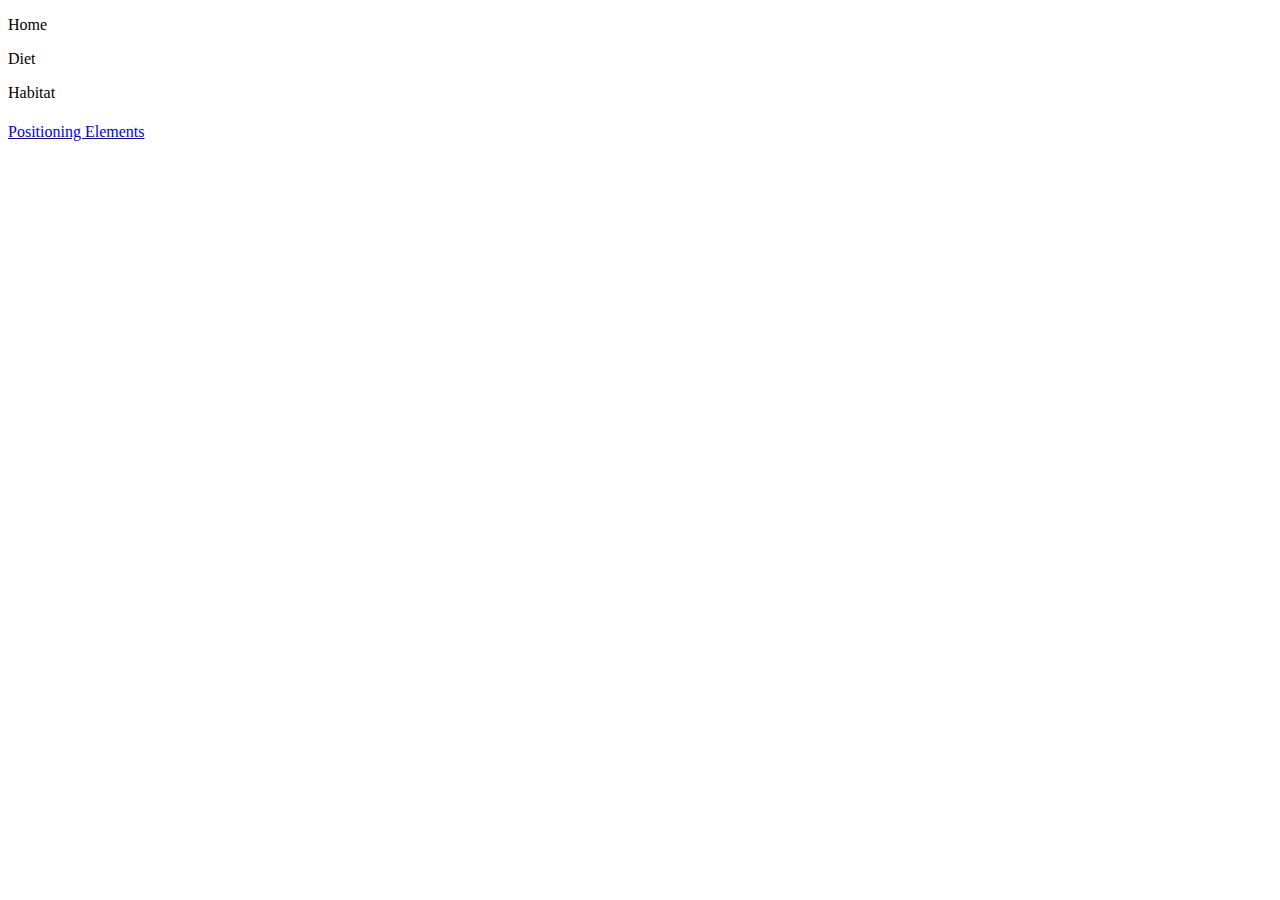
<file: index.html>
<!DOCTYPE html>
<html lang="en">
  <head>
    <meta charset="UTF-8" />
    <meta http-equiv="X-UA-Compatible" content="IE=edge" />
    <meta name="viewport" content="width=device-width, initial-scale=1.0" />
    <title>Class Activities</title>
  </head>

  <nav>
    <div><p>Home</p></div>
    <div><p>Diet</p></div>
    <div><p>Habitat</p></div>
  </nav>

  <body>
    <h1></h1>
    <a
      href="week17/17.3_activities/01_Positioning_Elements/1_floats/unsolved/index.html"
      >Positioning Elements</a
    >
  </body>
</html>
</file>
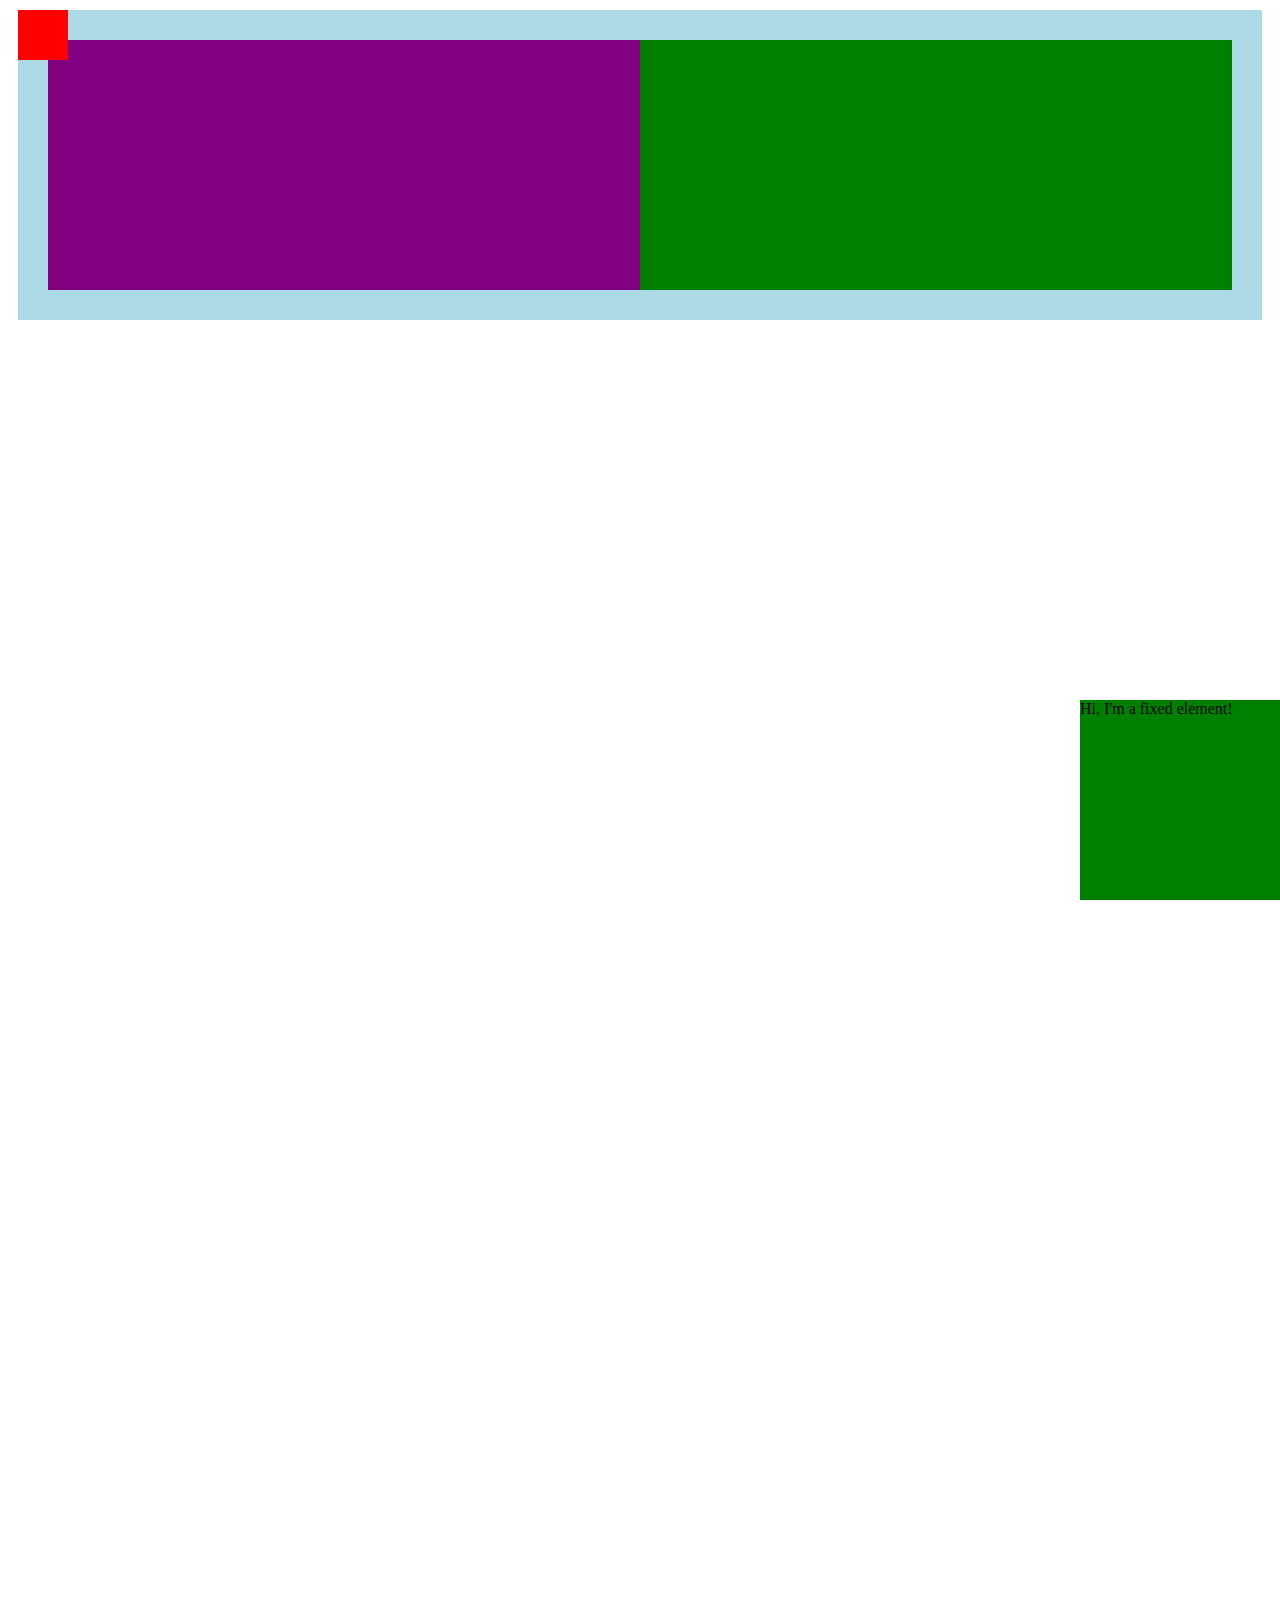
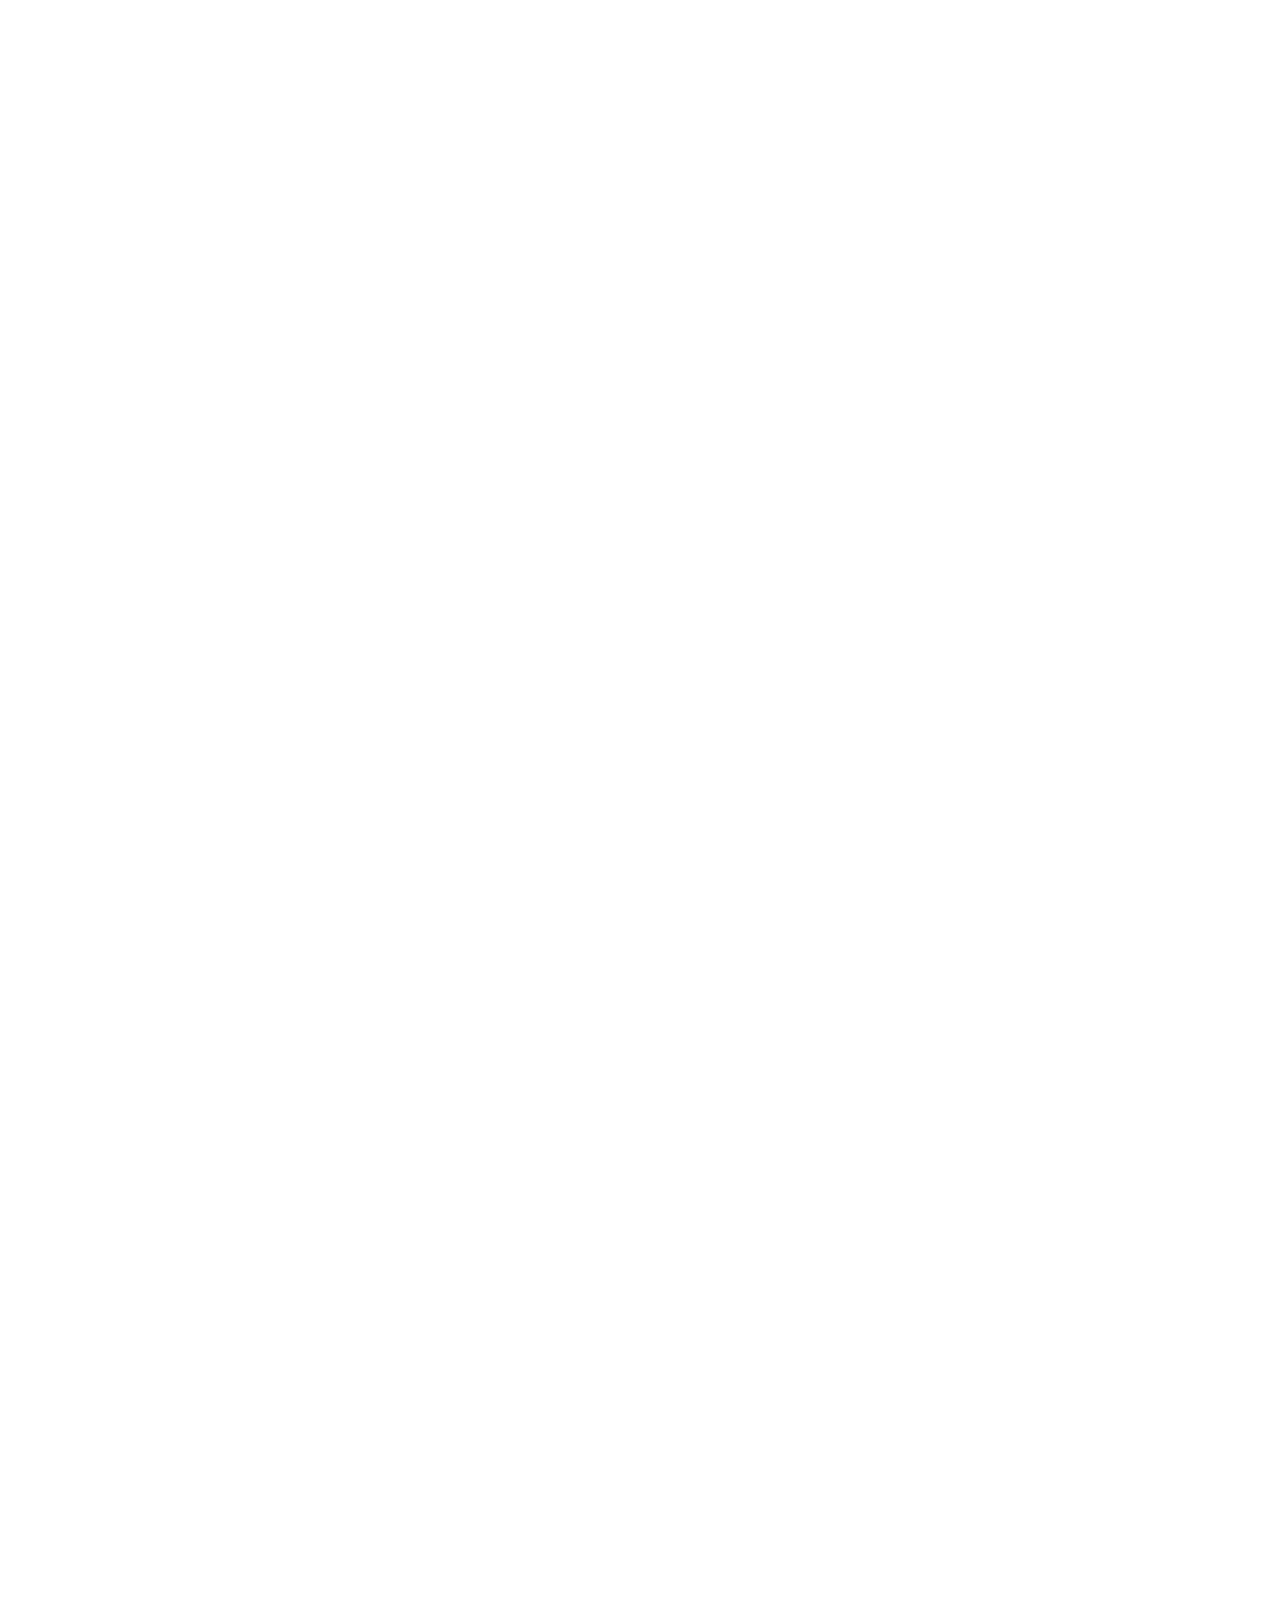
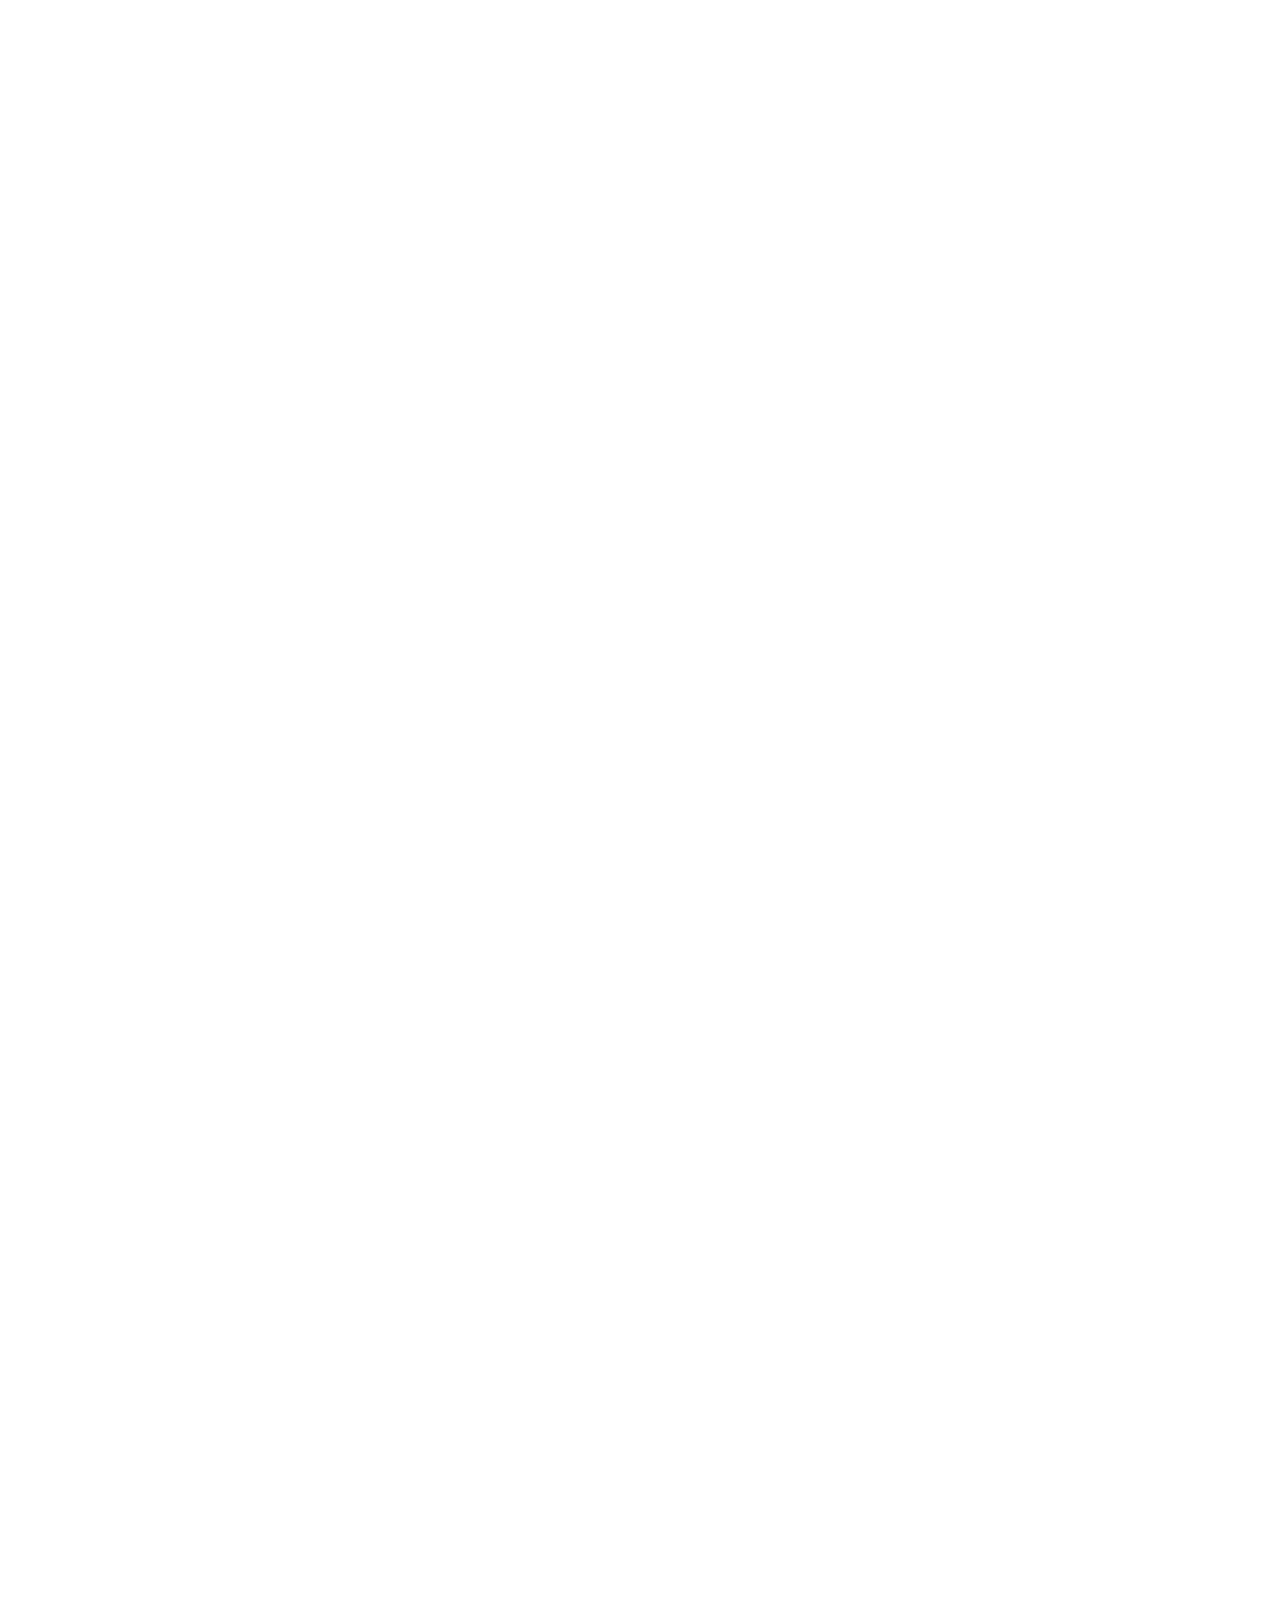
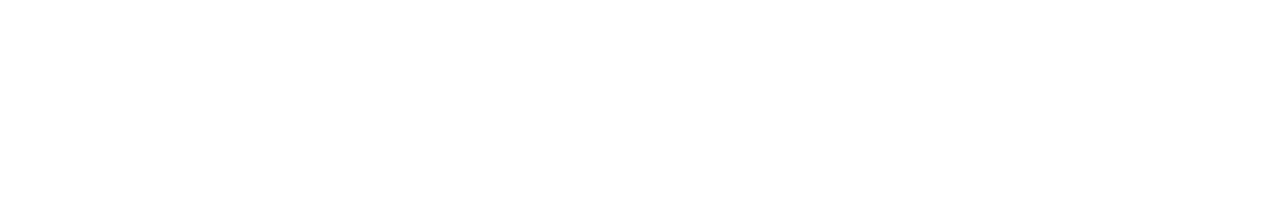
<file: week17/17.3_activities/02_Positioning_Relative_Absolute/solved/index.html>
<!DOCTYPE html>
<html>
<head>
  <link href="css/index.css" type="text/css" rel="stylesheet">
</head>
<body>
  <section class="relative">
    <div class="left">
      <div class="absolute">
      </div>
    </div>
    <div class="right">
    </div>
  </section>

<div class="fixed">
  Hi, I'm a fixed element!
</div>
</body>
</html>
</file>
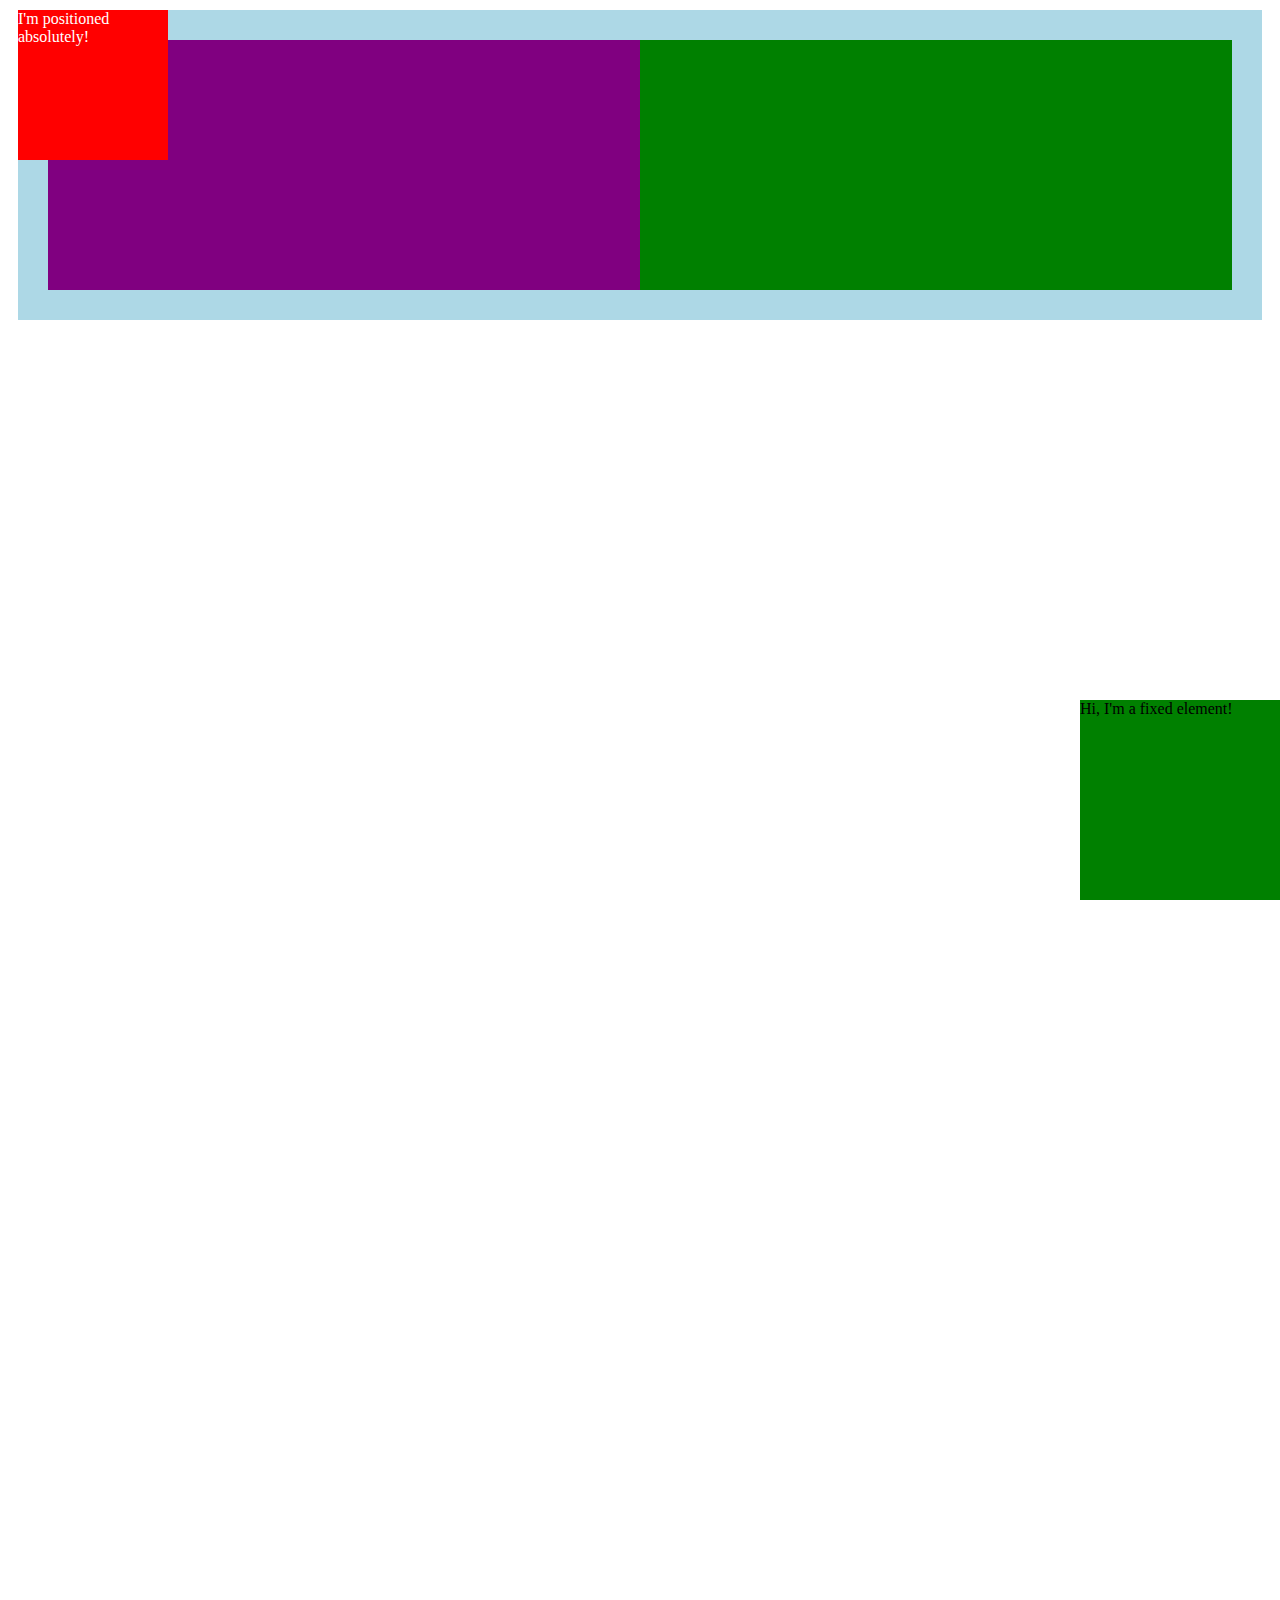
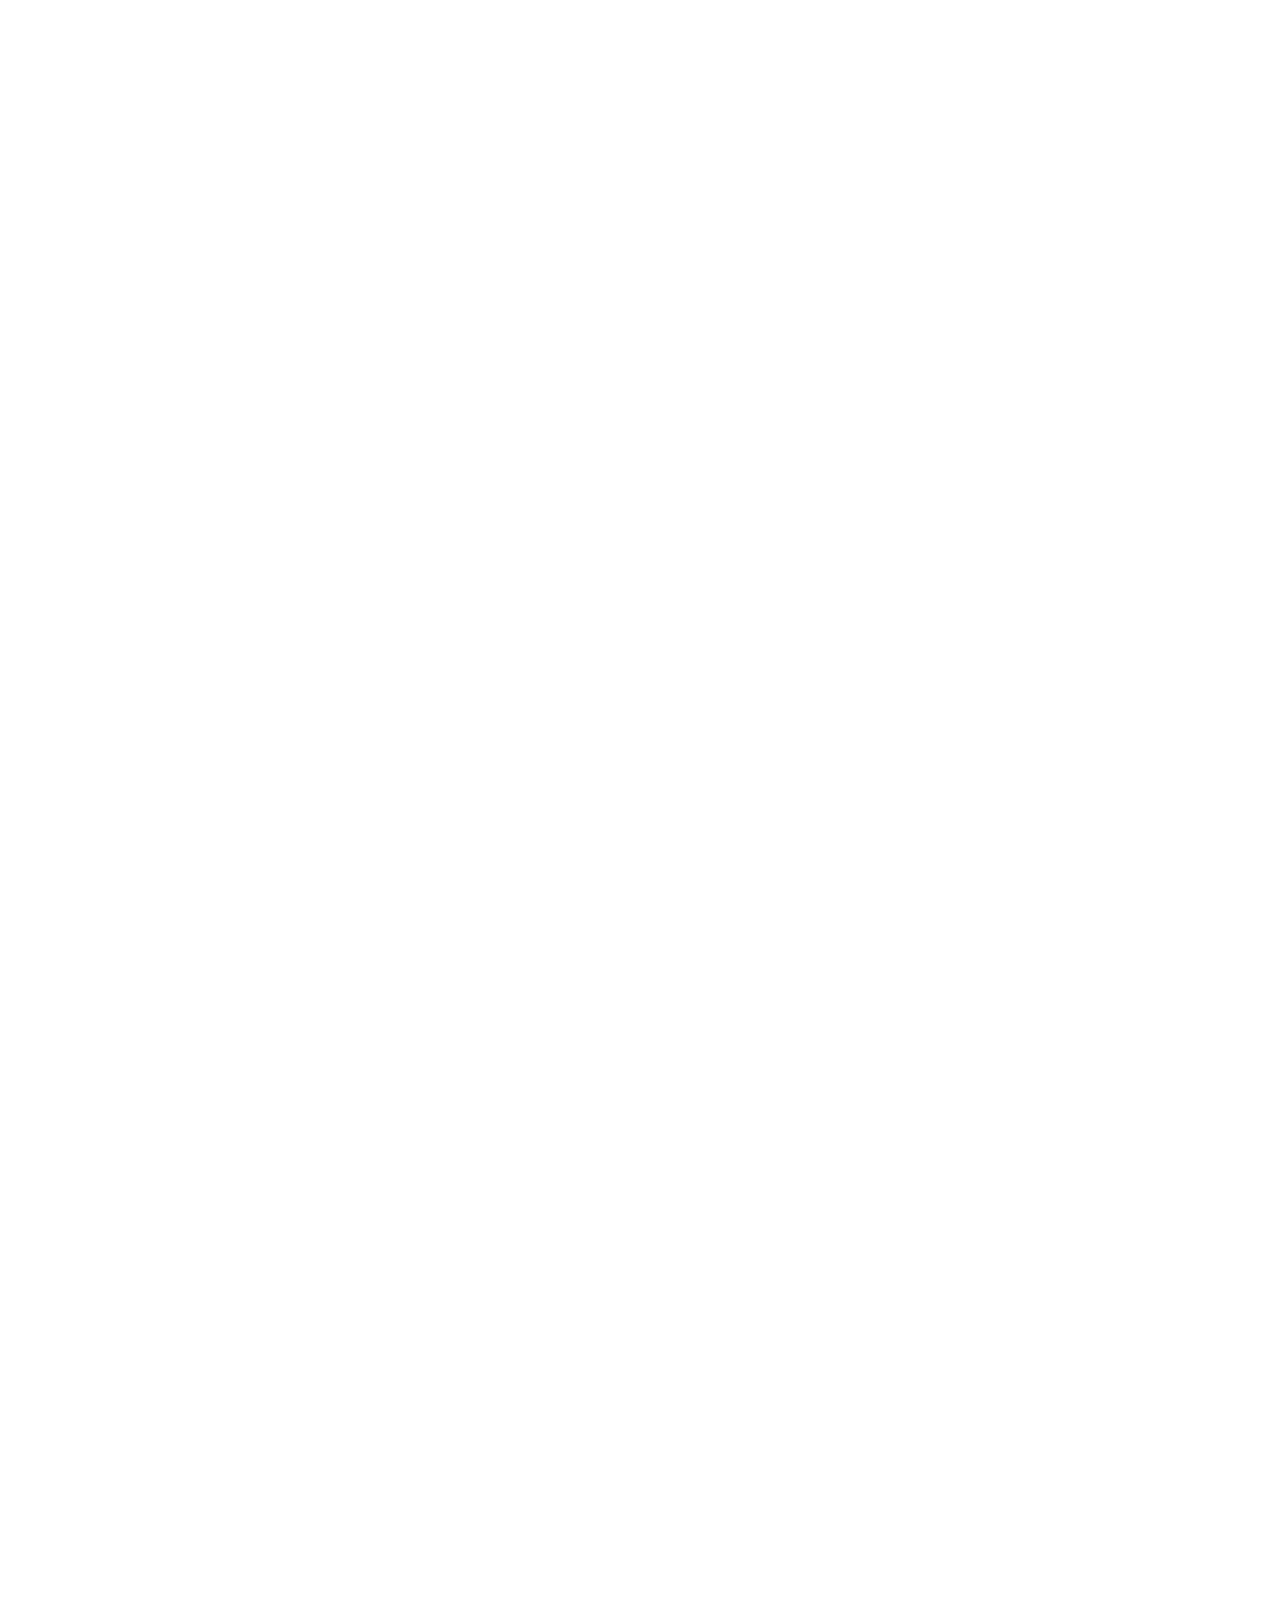
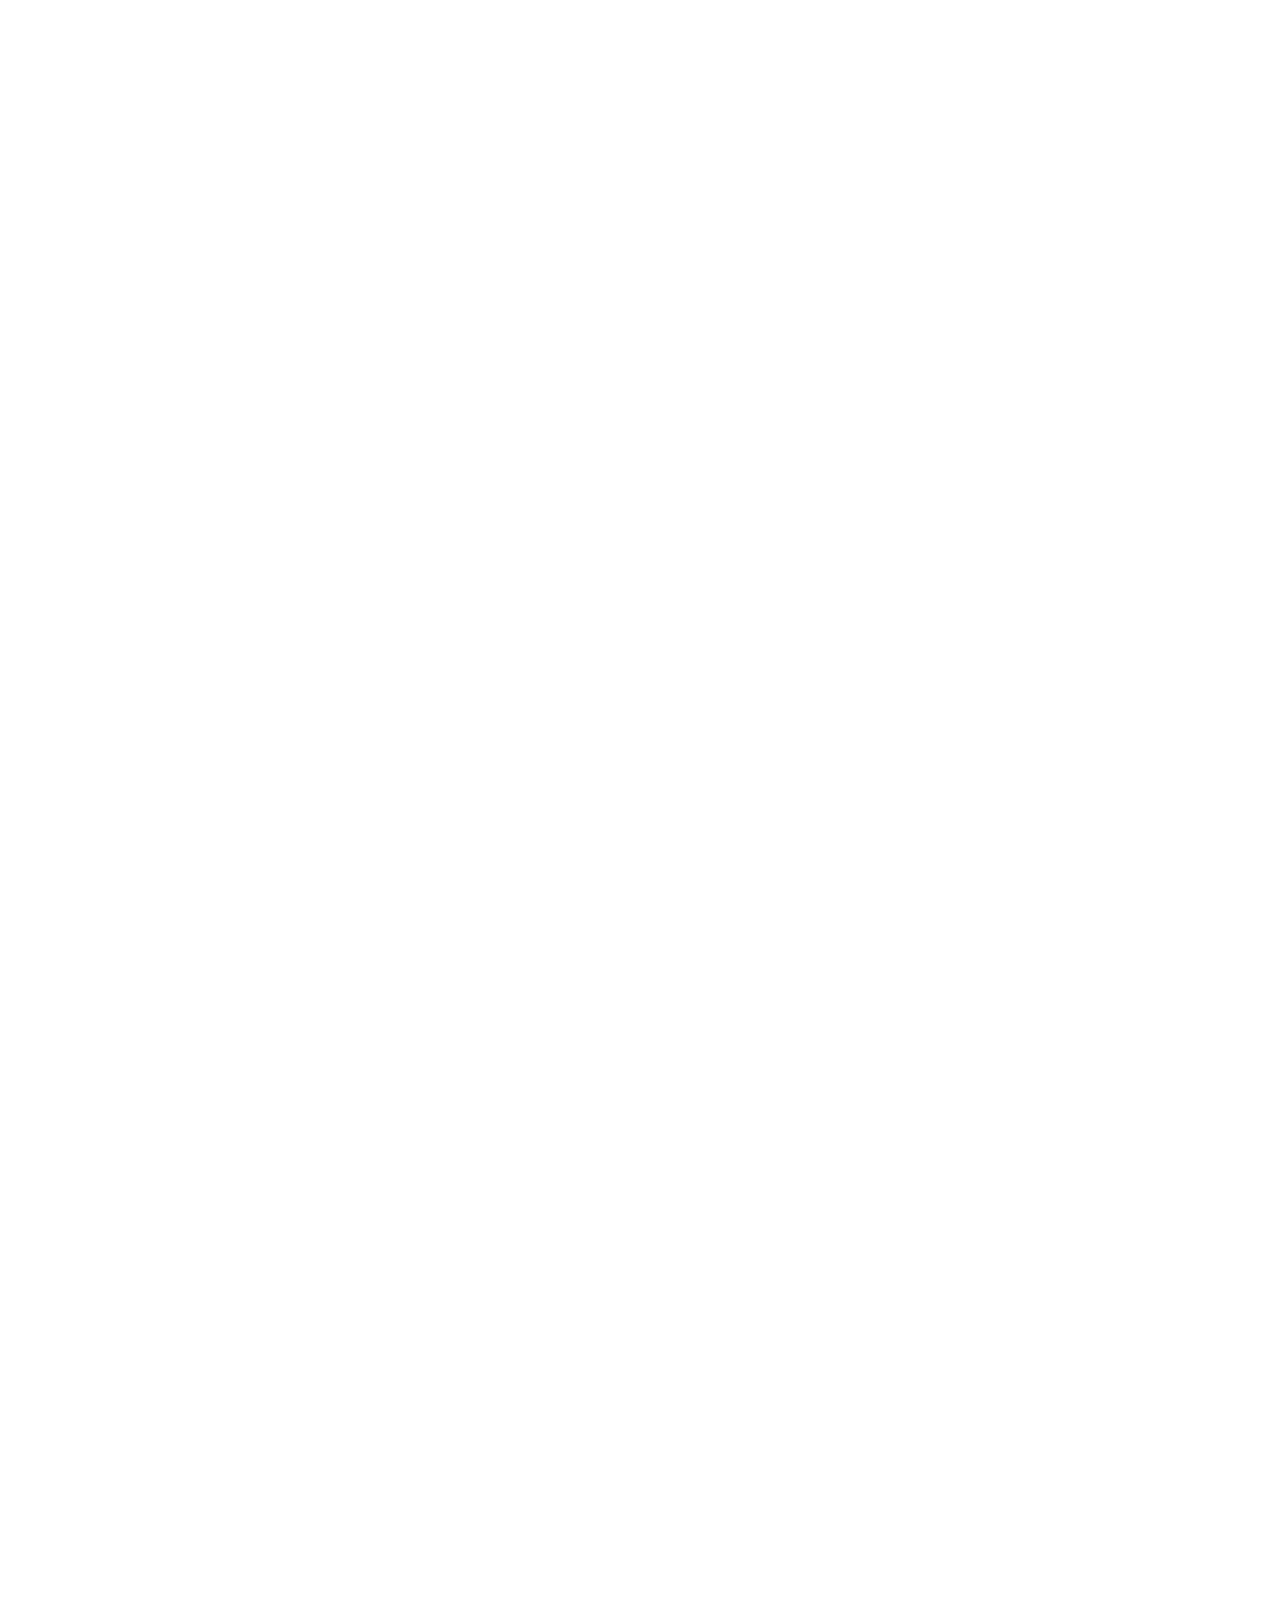
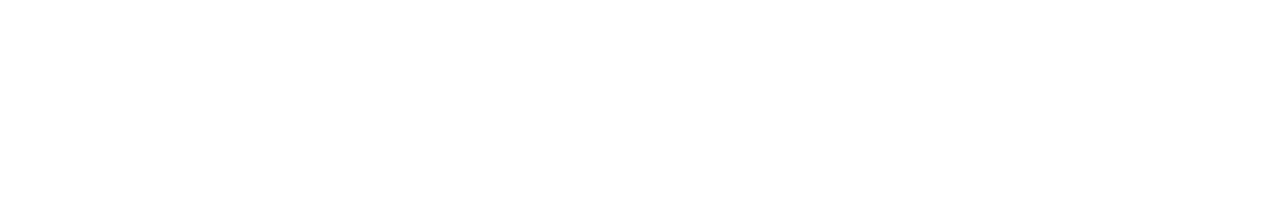
<file: week17/17.3_activities/02_Positioning_Relative_Absolute/unsolved/index.html>
<!DOCTYPE html>
<html>
<head>
  <link href="css/index.css" type="text/css" rel="stylesheet">
</head>
<body>
  <section class="relative">
    <div class="left">
      <div class="absolute">
        I'm positioned absolutely!
      </div>
    </div>
    <div class="right">
    </div>
  </section>

<div class="fixed">
  Hi, I'm a fixed element!
</div>
</body>
</html>
</file>
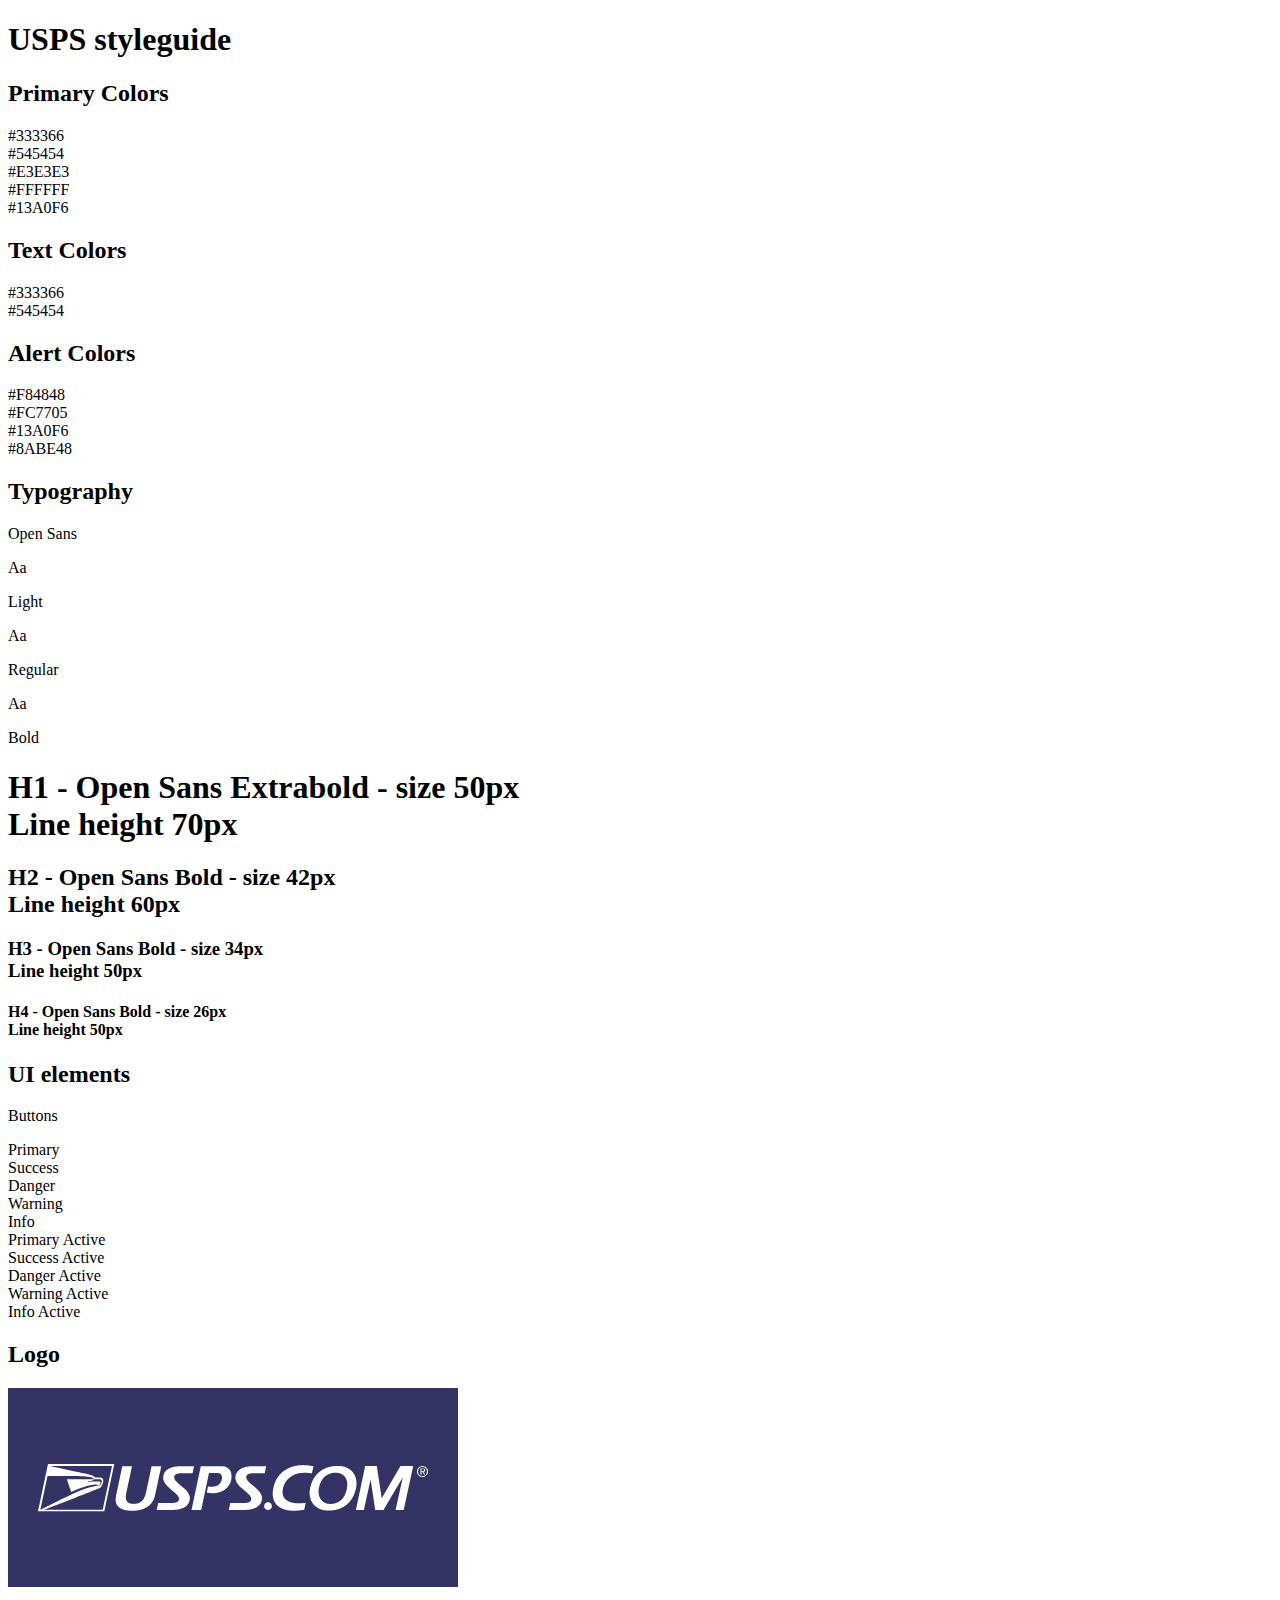
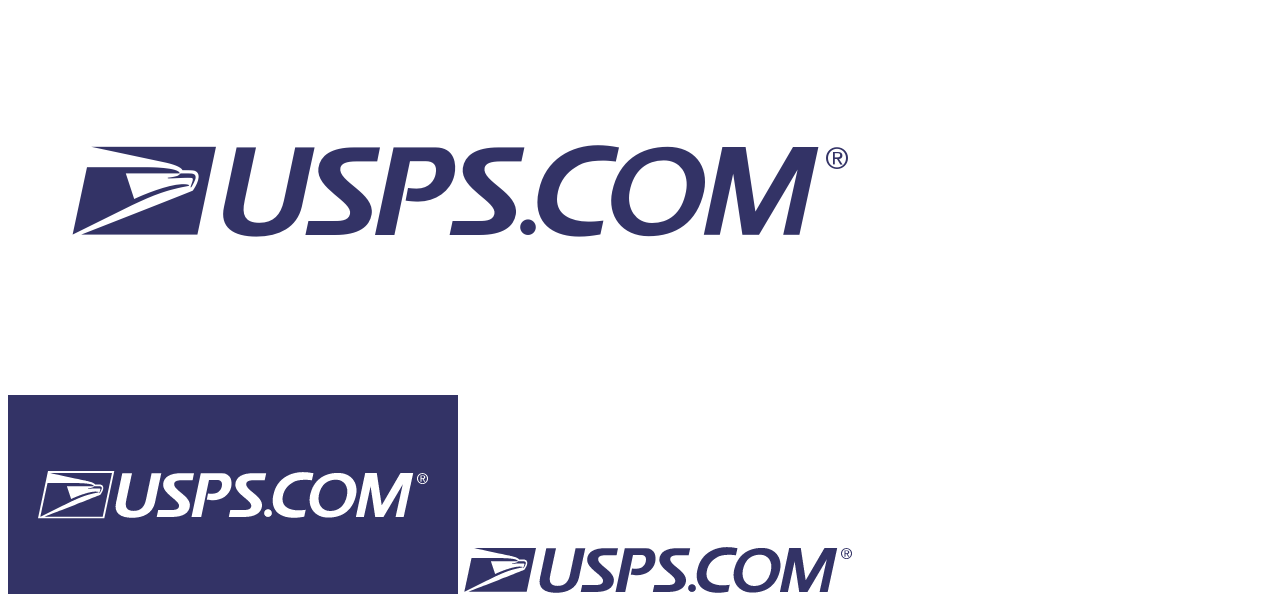
<file: week17/17.2/17.2-activities/01_Containers_Structure/solved/index.html>
<!DOCTYPE html>
<html>
<head>
  <title>USPS Style Guide</title>
  <link href="css/style.css" rel="stylesheet" type="text/css">
</head>
<body>
<section class="header"></section>
<section class="colorPalette">
  <h1 id="pageTopic">USPS styleguide</h1>
  <h2 class="sectionHead">Primary Colors</h2>
  <div class="colorContainer">
    <div class="swatch darkBlue"></div>
    <div class="hexCode">#333366</div>
  </div>
  <div class="colorContainer">
    <div class="swatch darkGrey"></div>
    <div class="hexCode">#545454</div>
  </div>
  <div class="colorContainer">
    <div class="swatch lightGrey"></div>
    <div class="hexCode">#E3E3E3</div>
  </div>
  <div class="colorContainer">
    <div class="swatch white"></div>
    <div class="hexCode">#FFFFFF</div>
  </div>
  <div class="colorContainer">
    <div class="swatch lightBlue"></div>
    <div class="hexCode">#13A0F6</div>
  </div>

  <h2 class="sectionHead">Text Colors</h2>
  <div class="colorContainer">
    <div class="swatch darkBlue"></div>
    <div class="hexCode">#333366</div>
  </div>
  <div class="colorContainer">
    <div class="swatch darkGrey"></div>
    <div class="hexCode">#545454</div>
  </div>

  <h2 class="sectionHead">Alert Colors</h2>
  <div class="colorContainer">
    <div class="swatch red"></div>
    <div class="hexCode">#F84848</div>
  </div>
  <div class="colorContainer">
    <div class="swatch orange"></div>
    <div class="hexCode">#FC7705</div>
  </div>
  <div class="colorContainer">
    <div class="swatch lightBlue"></div>
    <div class="hexCode">#13A0F6</div>
  </div>
  <div class="colorContainer">
    <div class="swatch lightGreen"></div>
    <div class="hexCode">#8ABE48</div>
  </div>
</section>
<section class="typography">
  <h2 class="sectionHead">Typography</h2>
  <p>Open Sans</p>
  <div class="type_container">
  <p class="large light">Aa</p>
  <p>Light</p>
  </div>

  <div class="type_container">
  <p class="large regular">Aa</p>
  <p>Regular</p>
  </div>

  <div class="type_container">
  <p class="large bold">Aa</p>
  <p>Bold</p>
  </div>

  <h1>H1 - Open Sans Extrabold - size 50px <br>Line height 70px</h1>
  <h2>H2 - Open Sans Bold - size 42px <br>Line height 60px</h2>
  <h3>H3 - Open Sans Bold - size 34px <br>Line height 50px</h3>
  <h4>H4 - Open Sans Bold - size 26px <br>Line height 50px</h4>
</section>
<section class="uiElements">
    <h2 class="sectionHead">UI elements</h2>
    <p>Buttons</p>
    <div class="buttonContain">
      <div class="button primary">Primary</div>
      <div class="button success">Success</div>
      <div class="button danger">Danger</div>
      <div class="button warning">Warning</div>
      <div class="button info">Info</div>
    </div>
    <div class="buttonContain">
      <div class="button primaryActive">Primary Active</div>
      <div class="button successActive">Success Active</div>
      <div class="button dangerActive">Danger Active</div>
      <div class="button warningActive">Warning Active</div>
      <div class="button infoActive">Info Active</div>
    </div>
</section>
<section class="imagery">
<h2 class="sectionHead">Logo</h2>
<img src="images/Logo-dark.png">
<img src="images/Logo-light.png">
<img src="images/Logo-dark1.png">
<img src="images/Logo-light-1.png">
</section>
</body>
</html>
</file>
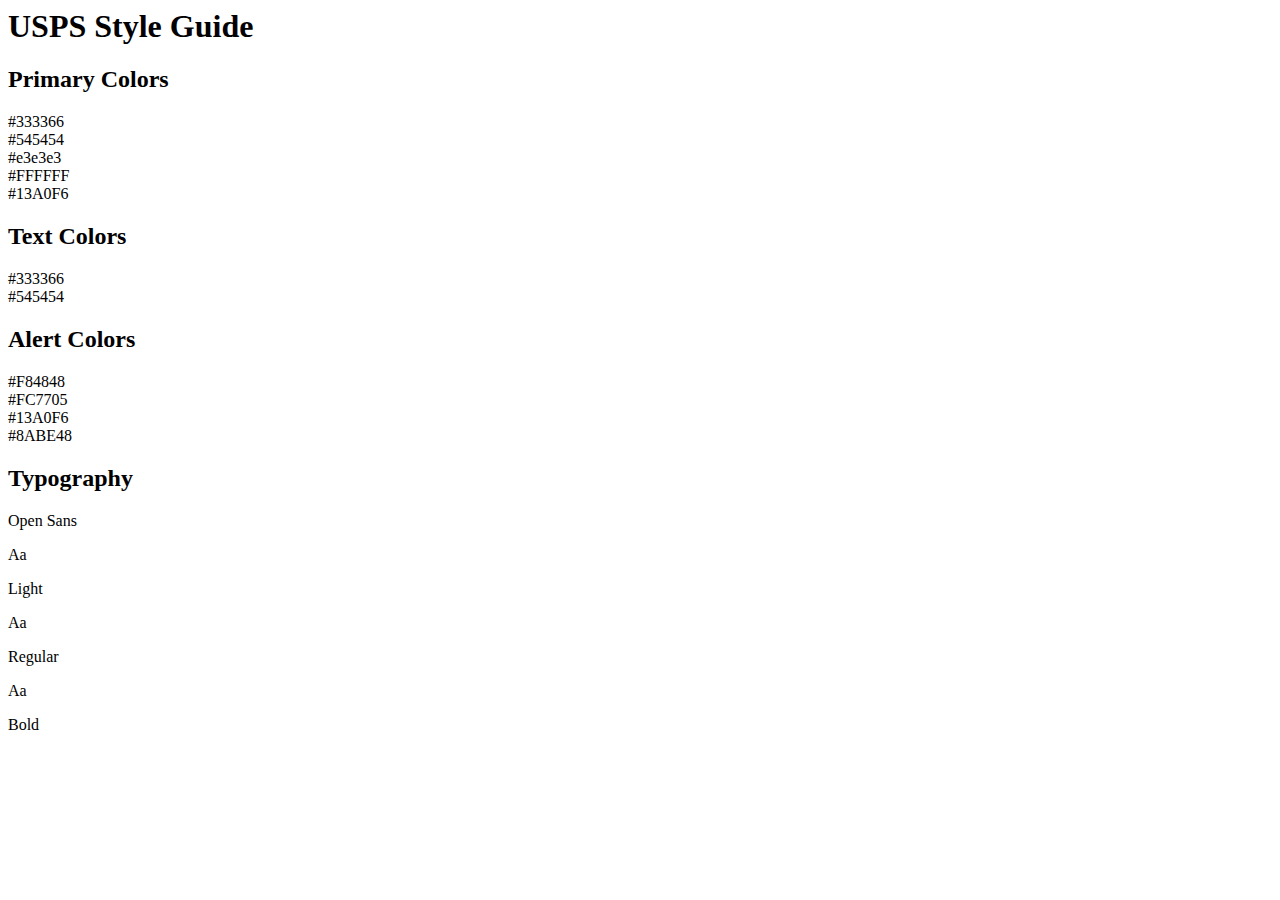
<file: week17/17.2/17.2-activities/01_Containers_Structure/unsolved/index.html>
<html>
  <head>
    <title>USPS Style Guide</title>
    <link href="css/style.css" rel="stylesheet" type="text/css" />
  </head>
  <body>
    <!-- Header section here -->
    <section class="header"></section>

    <!-- Color Palette section -->
    <section class="colorPalette">
      <h1 id="pageTopic">USPS Style Guide</h1>
      <h2 class="sectionHead">Primary Colors</h2>
      <div class="colorContainer">
        <div class="swatch darkBlue"></div>
        <div class="hexCode">#333366</div>
      </div>
      <div class="colorContainer">
        <div class="swatch darkGrey"></div>
        <div class="hexCode">#545454</div>
      </div>
      <div class="colorContainer">
        <div class="swatch lightGrey"></div>
        <div class="hexCode">#e3e3e3</div>
      </div>
      <div class="colorContainer">
        <div class="swatch white"></div>
        <div class="hexCode">#FFFFFF</div>
      </div>
      <div class="colorContainer">
        <div class="swatch lightBlue"></div>
        <div class="hexCode">#13A0F6</div>
      </div>

      <h2 class="sectionHead">Text Colors</h2>
      <div class="colorContainer">
        <div class="swatch darkBlue"></div>
        <div class="hexCode">#333366</div>
      </div>
      <div class="colorContainer">
        <div class="swatch darkGrey"></div>
        <div class="hexCode">#545454</div>
      </div>

      <h2 class="sectionHead">Alert Colors</h2>
      <div class="colorContainer">
        <div class="swatch red"></div>
        <div class="hexCode">#F84848</div>
      </div>
      <div class="colorContainer">
        <div class="swatch orange"></div>
        <div class="hexCode">#FC7705</div>
      </div>
      <div class="colorContainer">
        <div class="swatch lightBlue"></div>
        <div class="hexCode">#13A0F6</div>
      </div>
      <div class="colorContainer">
        <div class="swatch lightGreen"></div>
        <div class="hexCode">#8ABE48</div>
      </div>
    </section>

    <!-- Typography Section -->
    <section class="typography">
      <h2 class="sectionHead">Typography</h2>
      <p>Open Sans</p>
      <div class="type_container">
        <p class="large light">Aa</p>
        <p>Light</p>
      </div>
      <div class="type_container">
        <p class="large regular">Aa</p>
        <p>Regular</p>
      </div>
    </section>
    <div class="type_container">
      <p class="large bold">Aa</p>
      <p>Bold</p>
    </div>

    <!-- UI Elements Section -->
    <section class="uiElements"></section>

    <!-- Imagery Section -->
    <section class="imagery"></section>
  </body>
</html>
</file>
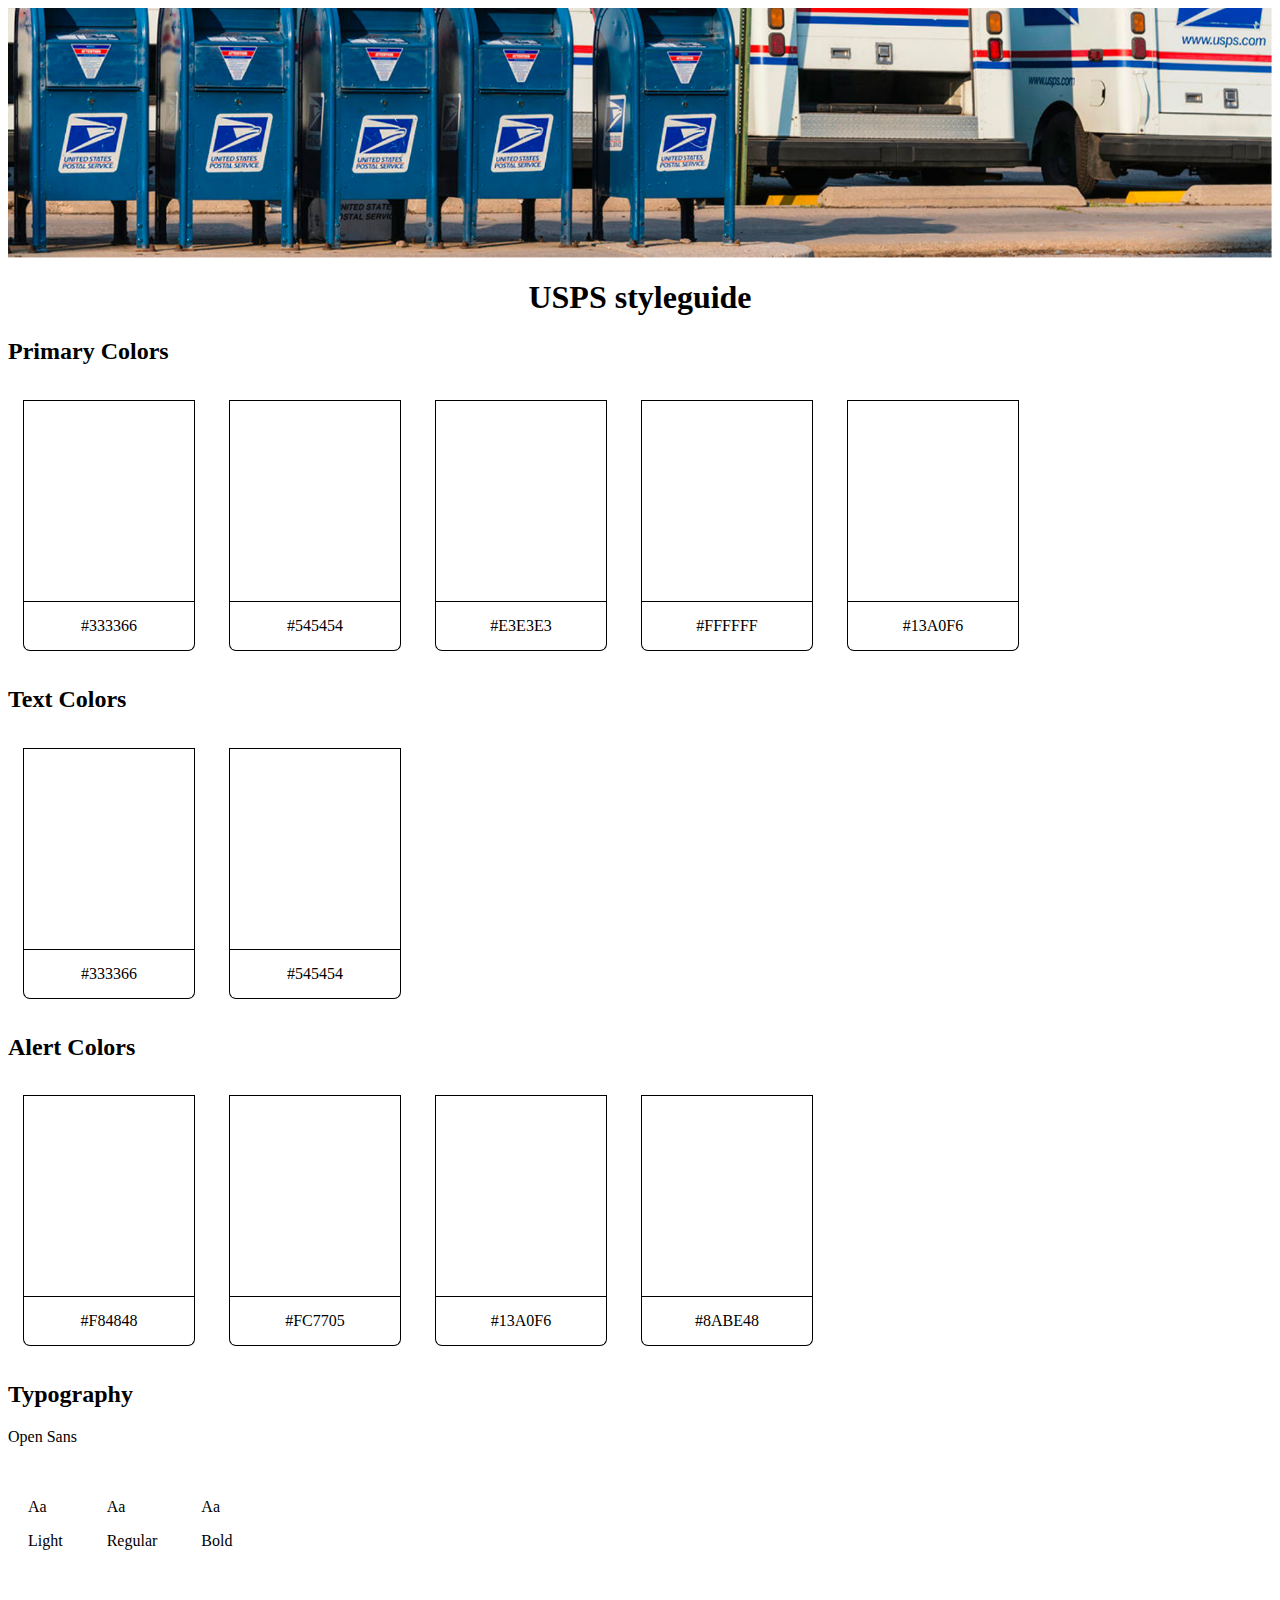
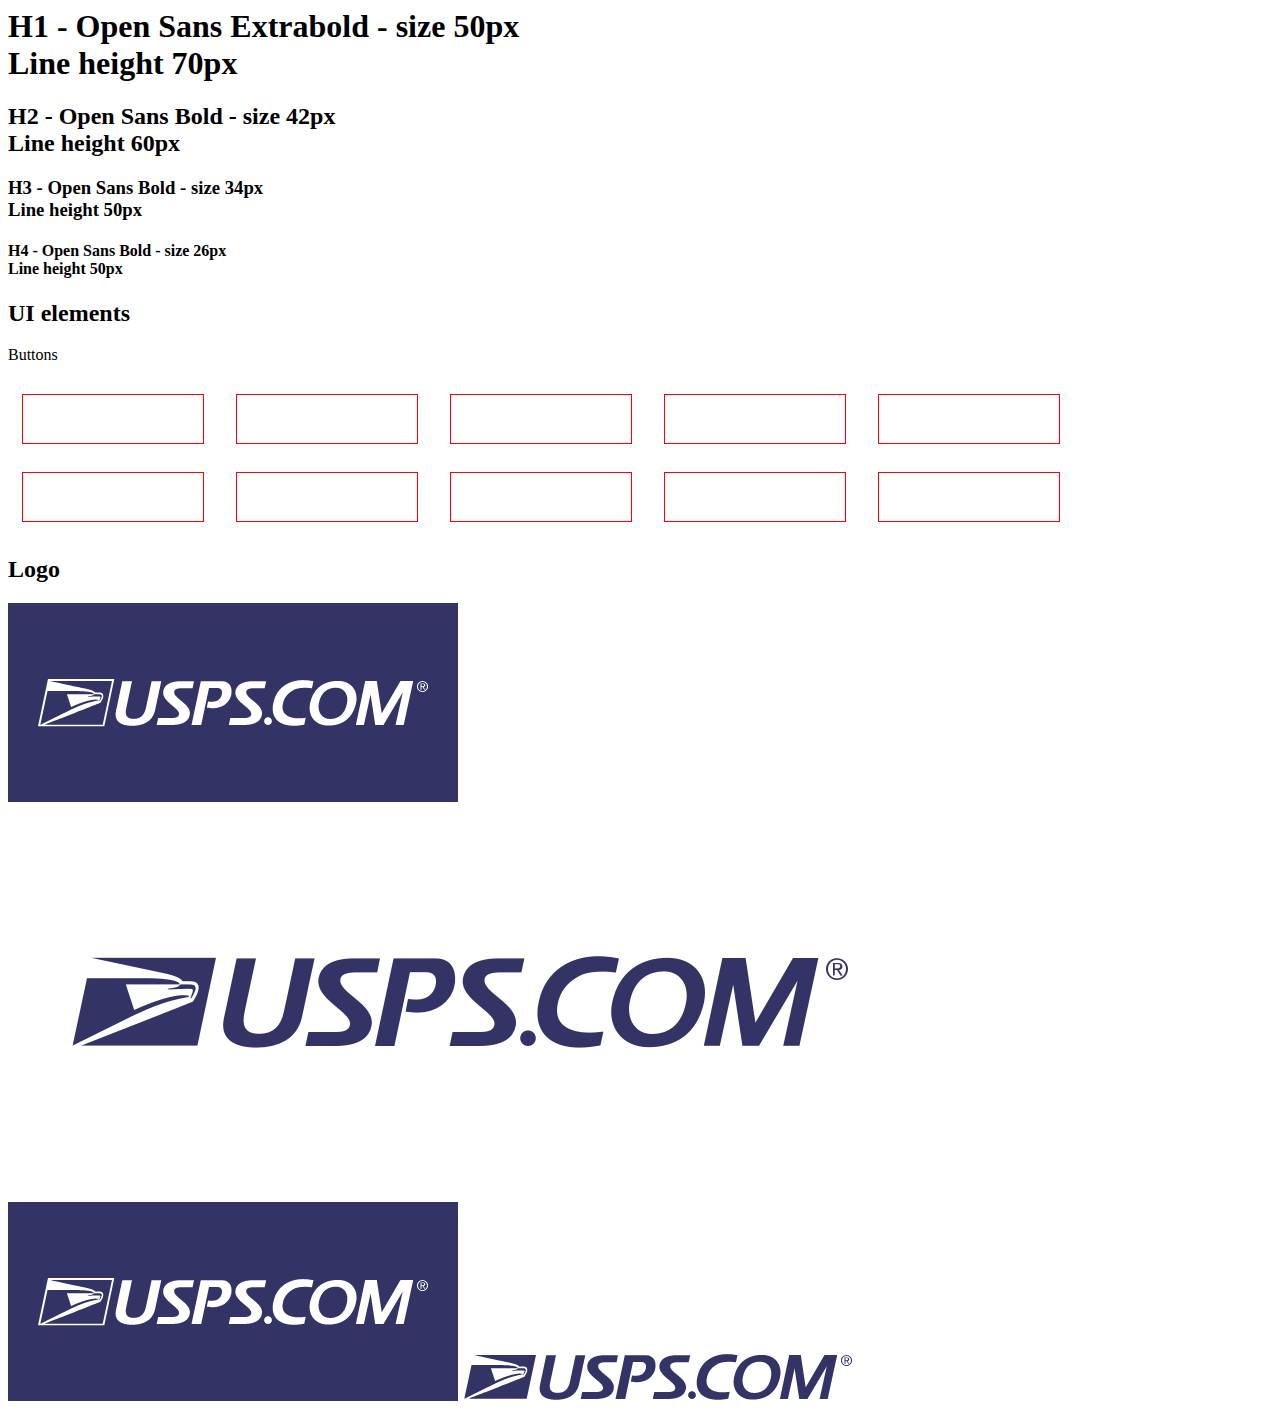
<file: week17/17.2/17.2-activities/02_BoxModel/solved/index.html>
<html>
<head>
  <title>USPS Style Guide</title>
  <link href="css/style.css" rel="stylesheet" type="text/css">
</head>
<body>
<section class="header"></section>
<section class="colorPalette">
  <h1 id="pageTopic">USPS styleguide</h1>
  <h2 class="sectionHead">Primary Colors</h2>
  <div class="colorContainer">
    <div class="swatch darkBlue"></div>
    <div class="hexCode">#333366</div>
  </div>
  <div class="colorContainer">
    <div class="swatch darkGrey"></div>
    <div class="hexCode">#545454</div>
  </div>
  <div class="colorContainer">
    <div class="swatch lightGrey"></div>
    <div class="hexCode">#E3E3E3</div>
  </div>
  <div class="colorContainer">
    <div class="swatch white"></div>
    <div class="hexCode">#FFFFFF</div>
  </div>
  <div class="colorContainer">
    <div class="swatch lightBlue"></div>
    <div class="hexCode">#13A0F6</div>
  </div>

  <h2 class="sectionHead">Text Colors</h2>
  <div class="colorContainer">
    <div class="swatch darkBlue"></div>
    <div class="hexCode">#333366</div>
  </div>
  <div class="colorContainer">
    <div class="swatch darkGrey"></div>
    <div class="hexCode">#545454</div>
  </div>

  <h2 class="sectionHead">Alert Colors</h2>
  <div class="colorContainer">
    <div class="swatch red"></div>
    <div class="hexCode">#F84848</div>
  </div>
  <div class="colorContainer">
    <div class="swatch orange"></div>
    <div class="hexCode">#FC7705</div>
  </div>
  <div class="colorContainer">
    <div class="swatch lightBlue"></div>
    <div class="hexCode">#13A0F6</div>
  </div>
  <div class="colorContainer">
    <div class="swatch lightGreen"></div>
    <div class="hexCode">#8ABE48</div>
  </div>
</section>
<section class="typography">
  <h2 class="sectionHead">Typography</h2>
  <p>Open Sans</p>
  <div class="type_container">
  <p class="large light">Aa</p>
  <p>Light</p>
  </div>

  <div class="type_container">
  <p class="large regular">Aa</p>
  <p>Regular</p>
  </div>

  <div class="type_container">
  <p class="large bold">Aa</p>
  <p>Bold</p>
  </div>

  <h1>H1 - Open Sans Extrabold - size 50px <br>Line height 70px</h1>
  <h2>H2 - Open Sans Bold - size 42px <br>Line height 60px</h2>
  <h3>H3 - Open Sans Bold - size 34px <br>Line height 50px</h3>
  <h4>H4 - Open Sans Bold - size 26px <br>Line height 50px</h4>
</section>
<section class="uiElements">
    <h2 class="sectionHead">UI elements</h2>
    <p>Buttons</p>
    <div class="buttonContain">
      <div class="button primary">Primary</div>
      <div class="button success">Success</div>
      <div class="button danger">Danger</div>
      <div class="button warning">Warning</div>
      <div class="button info">Info</div>
    </div>
    <div class="buttonContain">
      <div class="button primaryActive">Primary Active</div>
      <div class="button successActive">Success Active</div>
      <div class="button dangerActive">Danger Active</div>
      <div class="button warningActive">Warning Active</div>
      <div class="button infoActive">Info Active</div>
    </div>
</section>
<section class="imagery">
<h2 class="sectionHead">Logo</h2>
<img src="images/Logo-dark.png">
<img src="images/Logo-light.png">
<img src="images/Logo-dark1.png">
<img src="images/Logo-light-1.png">
</section>
</body>
</html>
</file>
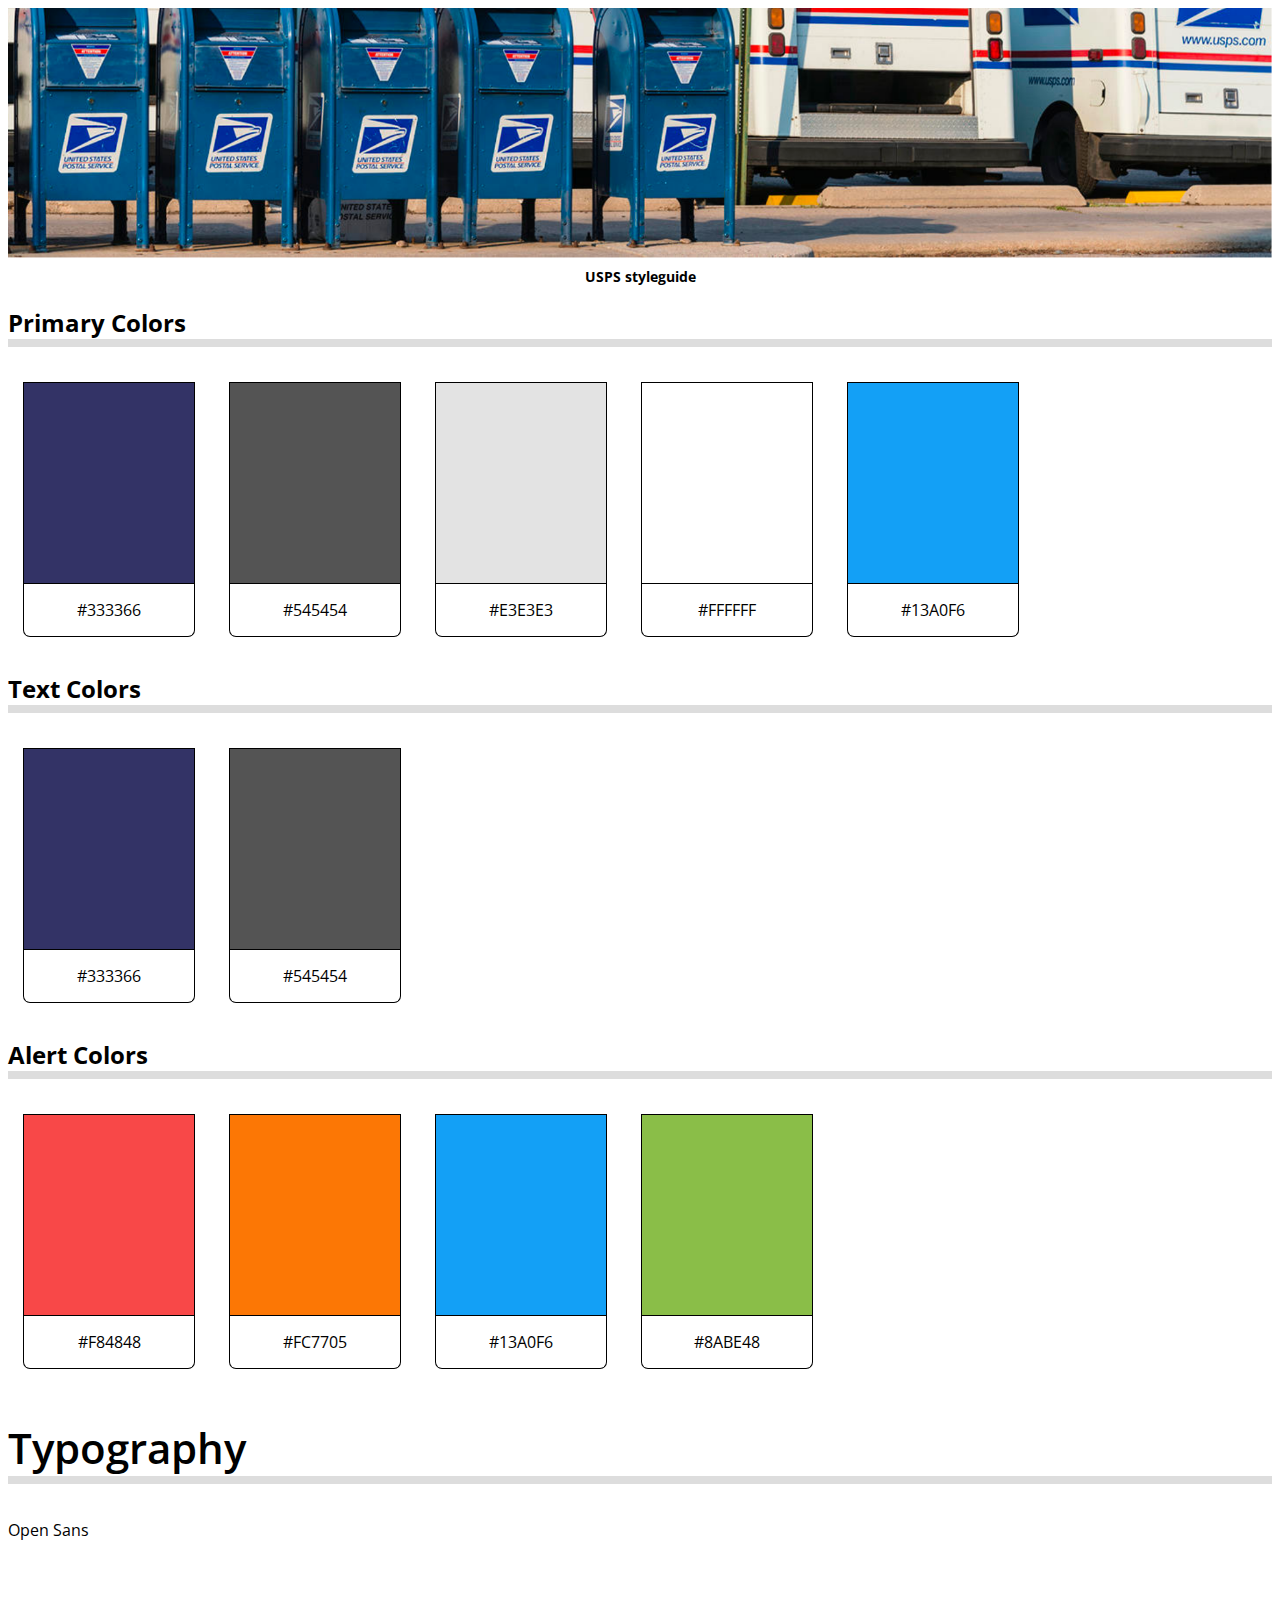
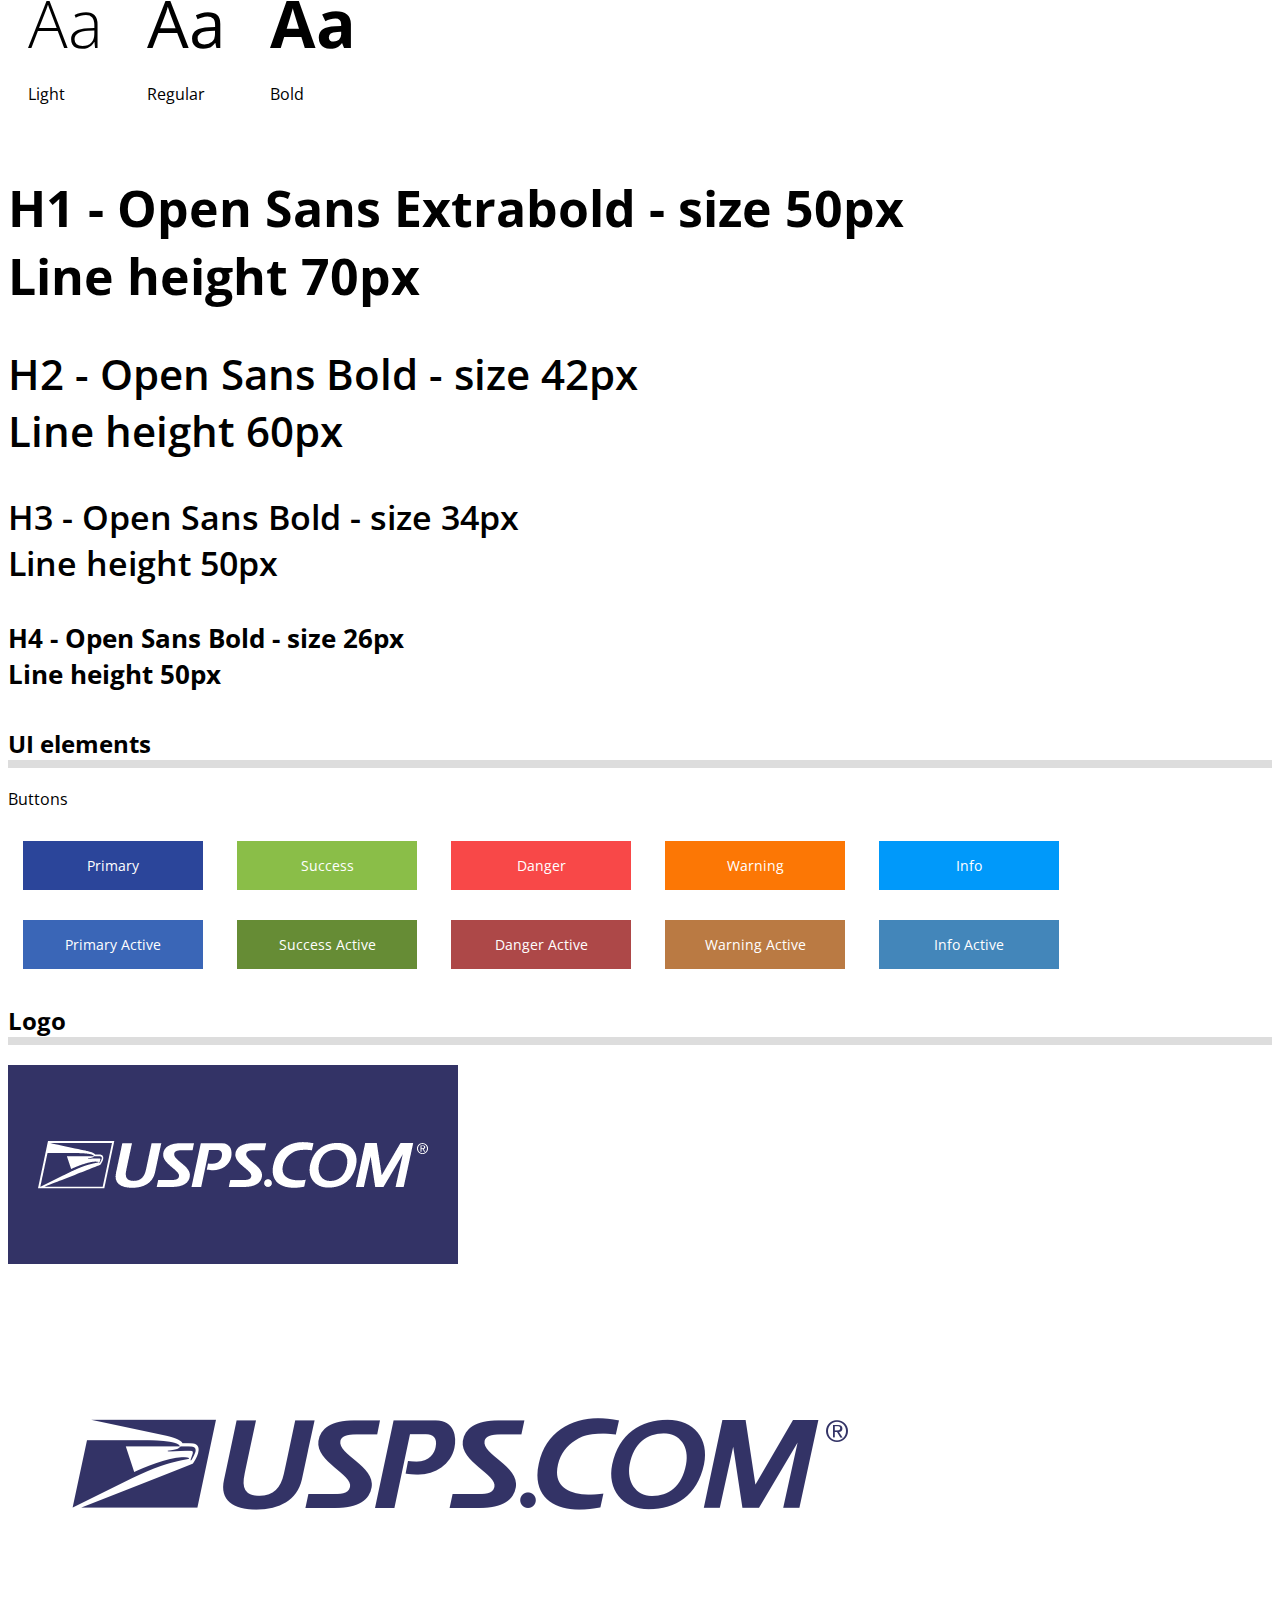
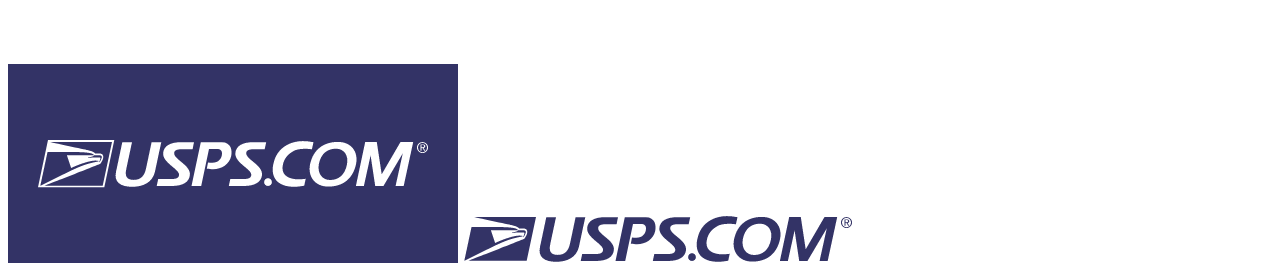
<file: week17/17.2/17.2-activities/02_BoxModel/unsolved/index.html>
<html>
<head>
  <title>USPS Style Guide</title>
  <link href="https://fonts.googleapis.com/css?family=Open+Sans&display=swap" rel="stylesheet">
  <link href="css/style.css" rel="stylesheet" type="text/css">
</head>
<body>
<section class="header"></section>
<section class="colorPalette">
  <h1 id="pageTopic">USPS styleguide</h1>
  <h2 class="sectionHead">Primary Colors</h2>
  <div class="colorContainer">
    <div class="swatch darkBlue"></div>
    <div class="hexCode">#333366</div>
  </div>
  <div class="colorContainer">
    <div class="swatch darkGrey"></div>
    <div class="hexCode">#545454</div>
  </div>
  <div class="colorContainer">
    <div class="swatch lightGrey"></div>
    <div class="hexCode">#E3E3E3</div>
  </div>
  <div class="colorContainer">
    <div class="swatch white"></div>
    <div class="hexCode">#FFFFFF</div>
  </div>
  <div class="colorContainer">
    <div class="swatch lightBlue"></div>
    <div class="hexCode">#13A0F6</div>
  </div>

  <h2 class="sectionHead">Text Colors</h2>
  <div class="colorContainer">
    <div class="swatch darkBlue"></div>
    <div class="hexCode">#333366</div>
  </div>
  <div class="colorContainer">
    <div class="swatch darkGrey"></div>
    <div class="hexCode">#545454</div>
  </div>

  <h2 class="sectionHead">Alert Colors</h2>
  <div class="colorContainer">
    <div class="swatch red"></div>
    <div class="hexCode">#F84848</div>
  </div>
  <div class="colorContainer">
    <div class="swatch orange"></div>
    <div class="hexCode">#FC7705</div>
  </div>
  <div class="colorContainer">
    <div class="swatch lightBlue"></div>
    <div class="hexCode">#13A0F6</div>
  </div>
  <div class="colorContainer">
    <div class="swatch lightGreen"></div>
    <div class="hexCode">#8ABE48</div>
  </div>
</section>
<section class="typography">
  <h2 class="sectionHead">Typography</h2>
  <p>Open Sans</p>
  <div class="type_container">
  <p class="large light">Aa</p>
  <p>Light</p>
  </div>

  <div class="type_container">
  <p class="large regular">Aa</p>
  <p>Regular</p>
  </div>

  <div class="type_container">
  <p class="large bold">Aa</p>
  <p>Bold</p>
  </div>

  <h1>H1 - Open Sans Extrabold - size 50px <br>Line height 70px</h1>
  <h2>H2 - Open Sans Bold - size 42px <br>Line height 60px</h2>
  <h3>H3 - Open Sans Bold - size 34px <br>Line height 50px</h3>
  <h4>H4 - Open Sans Bold - size 26px <br>Line height 50px</h4>
</section>
<section class="uiElements">
    <h2 class="sectionHead">UI elements</h2>
    <p>Buttons</p>
    <div class="buttonContain">
      <div class="button primary">Primary</div>
      <div class="button success">Success</div>
      <div class="button danger">Danger</div>
      <div class="button warning">Warning</div>
      <div class="button info">Info</div>
    </div>
    <div class="buttonContain">
      <div class="button primaryActive">Primary Active</div>
      <div class="button successActive">Success Active</div>
      <div class="button dangerActive">Danger Active</div>
      <div class="button warningActive">Warning Active</div>
      <div class="button infoActive">Info Active</div>
    </div>
</section>
<section class="imagery">
<h2 class="sectionHead">Logo</h2>
<img src="images/Logo-dark.png">
<img src="images/Logo-light.png">
<img src="images/Logo-dark1.png">
<img src="images/Logo-light-1.png">
</section>
</body>
</html>
</file>
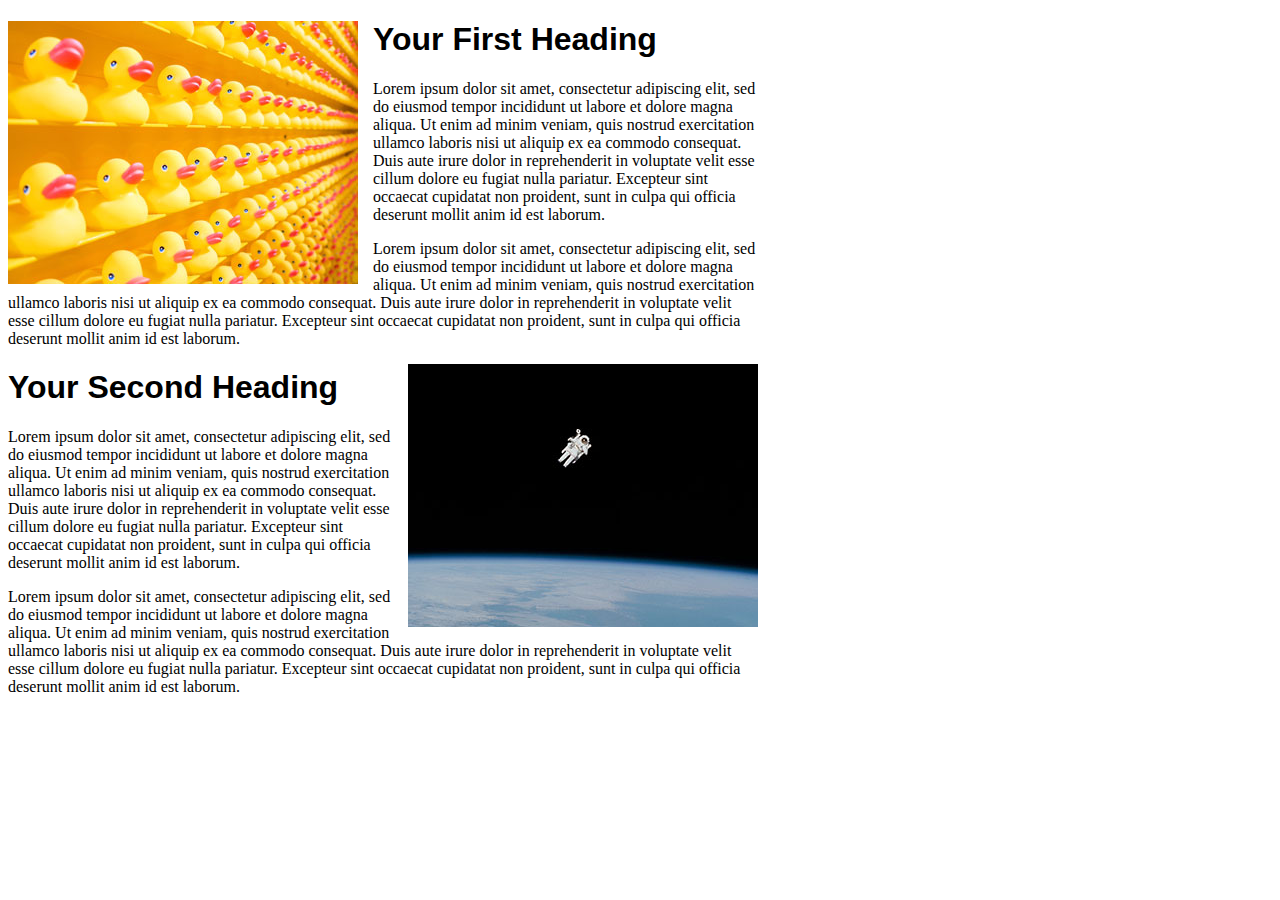
<file: week17/17.3_activities/01_Positioning_Elements/1_floats/solved/index.html>
<!DOCTYPE html>
<html>
<head>
  <link href="css/index.css" type="text/css" rel="stylesheet">
</head>
<body>
  <div class="separator">
    <img src="images/rubberDucky.jpg" class="left">
    <h1>Your First Heading</h1>
    <p>
      Lorem ipsum dolor sit amet, consectetur adipiscing elit, sed do eiusmod tempor incididunt ut labore et dolore magna aliqua. Ut enim ad minim veniam, quis nostrud exercitation ullamco laboris nisi ut aliquip ex ea commodo consequat. Duis aute irure dolor in reprehenderit in voluptate velit esse cillum dolore eu fugiat nulla pariatur. Excepteur sint occaecat cupidatat non proident, sunt in culpa qui officia deserunt mollit anim id est laborum.
    </p>
    <p>
      Lorem ipsum dolor sit amet, consectetur adipiscing elit, sed do eiusmod tempor incididunt ut labore et dolore magna aliqua. Ut enim ad minim veniam, quis nostrud exercitation ullamco laboris nisi ut aliquip ex ea commodo consequat. Duis aute irure dolor in reprehenderit in voluptate velit esse cillum dolore eu fugiat nulla pariatur. Excepteur sint occaecat cupidatat non proident, sunt in culpa qui officia deserunt mollit anim id est laborum.
    </p>
    <img src="images/space.jpg" class="right">
    <h1>Your Second Heading</h1>
    <p>
      Lorem ipsum dolor sit amet, consectetur adipiscing elit, sed do eiusmod tempor incididunt ut labore et dolore magna aliqua. Ut enim ad minim veniam, quis nostrud exercitation ullamco laboris nisi ut aliquip ex ea commodo consequat. Duis aute irure dolor in reprehenderit in voluptate velit esse cillum dolore eu fugiat nulla pariatur. Excepteur sint occaecat cupidatat non proident, sunt in culpa qui officia deserunt mollit anim id est laborum.
    </p>
    <p>
      Lorem ipsum dolor sit amet, consectetur adipiscing elit, sed do eiusmod tempor incididunt ut labore et dolore magna aliqua.

      Ut enim ad minim veniam, quis nostrud exercitation ullamco laboris nisi ut aliquip ex ea commodo consequat. Duis aute irure dolor in reprehenderit in voluptate velit esse cillum dolore eu fugiat nulla pariatur.

      Excepteur sint occaecat cupidatat non proident, sunt in culpa qui officia deserunt mollit anim id est laborum.
    </p>

  </div>
</body>
</html>
</file>
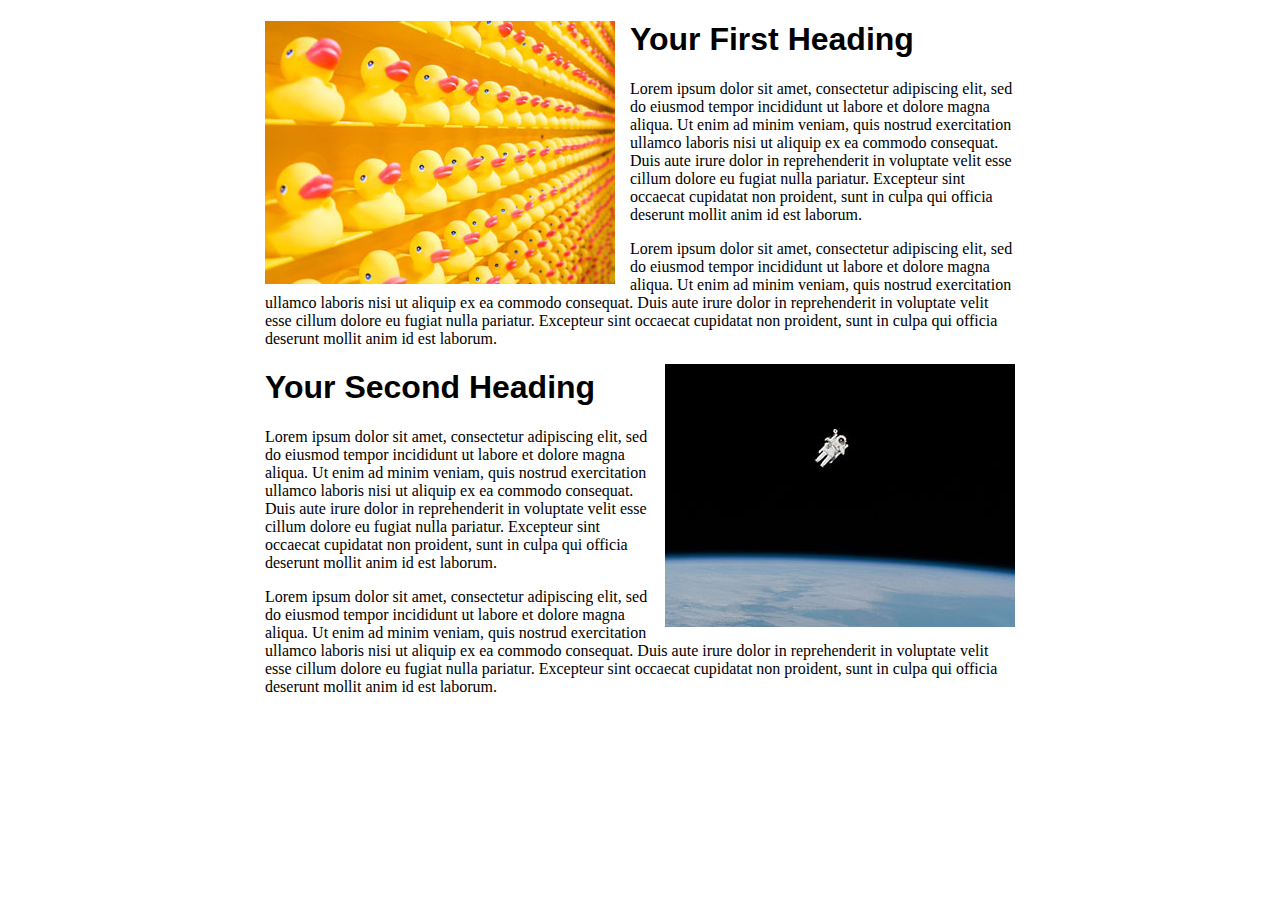
<file: week17/17.3_activities/01_Positioning_Elements/1_floats/unsolved/index.html>
<!DOCTYPE html>
<html>
<head> 
  <link href="css/index.css" type="text/css" rel="stylesheet">
</head>
<body>
  <div class="separator">
    <img src="images/rubberDucky.jpg" class="left">
    <h1>Your First Heading</h1>
    <p>
      Lorem ipsum dolor sit amet, consectetur adipiscing elit, sed do eiusmod tempor incididunt ut labore et dolore magna aliqua. Ut enim ad minim veniam, quis nostrud exercitation ullamco laboris nisi ut aliquip ex ea commodo consequat. Duis aute irure dolor in reprehenderit in voluptate velit esse cillum dolore eu fugiat nulla pariatur. Excepteur sint occaecat cupidatat non proident, sunt in culpa qui officia deserunt mollit anim id est laborum.
    </p>
    <p>
      Lorem ipsum dolor sit amet, consectetur adipiscing elit, sed do eiusmod tempor incididunt ut labore et dolore magna aliqua. Ut enim ad minim veniam, quis nostrud exercitation ullamco laboris nisi ut aliquip ex ea commodo consequat. Duis aute irure dolor in reprehenderit in voluptate velit esse cillum dolore eu fugiat nulla pariatur. Excepteur sint occaecat cupidatat non proident, sunt in culpa qui officia deserunt mollit anim id est laborum.
    </p>
    <img src="images/space.jpg" class="right">
    <h1>Your Second Heading</h1>
    <p>
      Lorem ipsum dolor sit amet, consectetur adipiscing elit, sed do eiusmod tempor incididunt ut labore et dolore magna aliqua. Ut enim ad minim veniam, quis nostrud exercitation ullamco laboris nisi ut aliquip ex ea commodo consequat. Duis aute irure dolor in reprehenderit in voluptate velit esse cillum dolore eu fugiat nulla pariatur. Excepteur sint occaecat cupidatat non proident, sunt in culpa qui officia deserunt mollit anim id est laborum.
    </p>
    <p>
      Lorem ipsum dolor sit amet, consectetur adipiscing elit, sed do eiusmod tempor incididunt ut labore et dolore magna aliqua.

      Ut enim ad minim veniam, quis nostrud exercitation ullamco laboris nisi ut aliquip ex ea commodo consequat. Duis aute irure dolor in reprehenderit in voluptate velit esse cillum dolore eu fugiat nulla pariatur.

      Excepteur sint occaecat cupidatat non proident, sunt in culpa qui officia deserunt mollit anim id est laborum.
    </p>

  </div>
</body>
</html>
</file>
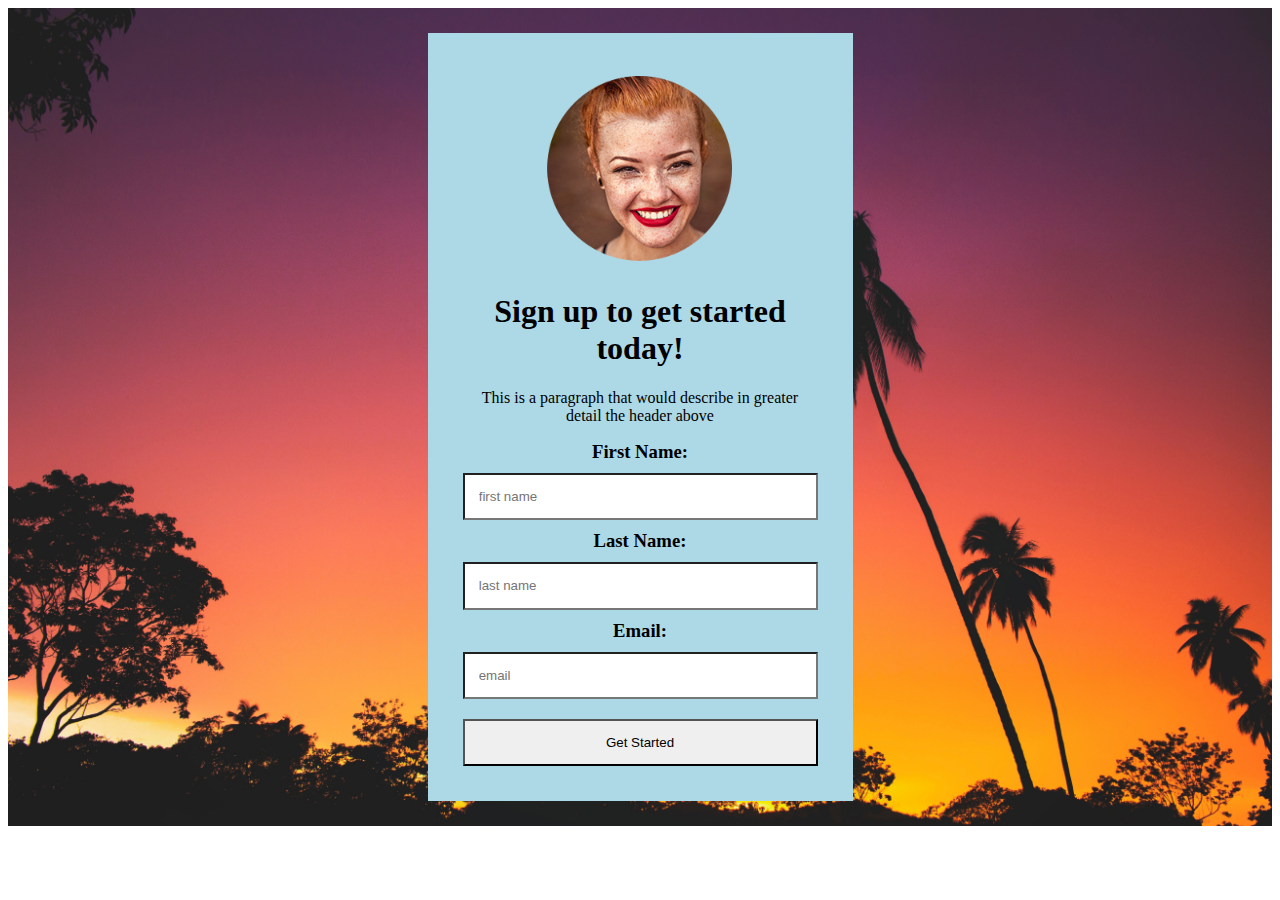
<file: week17/17.3_activities/01_Positioning_Elements/2_block_and_inline_elements/solved/index.html>
<!DOCTYPE html>
<html>
<head>
  <link href="css/index.css" type="text/css" rel="stylesheet">
</head>
<body>
  <section>
    <div class="block_element">
      <img src="images/face.png">
      <h1>Sign up to get started today!</h1>
      <p>This is a paragraph that would describe in greater detail the header above</p>
      <form>
        <h3>First Name:</h3>
        <input type="text" placeholder="first name"></input>
        <h3>Last Name:</h3>
        <input type="text" placeholder="last name"></input>
        <h3>Email:</h3>
        <input type="text" placeholder="email"></input>
        <input class="submit" type="submit" value="Get Started"></input>
      </form>
    </div>
  </section>
</body>
</html>
</file>
<file: week17/17.3_activities/02_Positioning_Relative_Absolute/solved/css/index.css>
body {
  height: 5000px;
}
.left {
  width: 50%;
  background-color: purple;
}
.right {
  width: 50%;
  background-color: green;
}
.relative {
  background-color: lightblue;
  height: 250px;
  padding: 30px;
  margin: 10px;
  display: flex;
  position: relative;
}
.absolute {
  height: 50px;
  width: 50px;
  background-color: red;
  position: absolute;
  top: 0;
  left: 0;
}
.fixed {
  height: 200px;
  width: 200px;
  background-color: green;
  position: fixed;
  bottom: 0;
  right: 0;
}
</file>
<file: week17/17.3_activities/02_Positioning_Relative_Absolute/unsolved/css/index.css>
body {
  height: 5000px;
}
.left {
  width: 50%;
  background-color: purple;
}
.right {
  width: 50%;
  background-color: green;
}
.relative {
  background-color: lightblue;
  height: 250px;
  padding: 30px;
  margin: 10px;
  display: flex;
  position: relative;
}
.absolute {
  height: 150px;
  width: 150px;
  background-color: red;
  color: white;
  position: absolute;
  top: 0;
  left: 0;
}
.fixed {
  height: 200px;
  width: 200px;
  background-color: green;
  position: fixed;
  right: 0;
  bottom: 0;
}
</file>
<file: week17/17.2/17.2-activities/01_Containers_Structure/solved/css/style.css>
/*  Hi! your going to write styles here in the next couple activities. */
</file>
<file: week17/17.2/17.2-activities/01_Containers_Structure/unsolved/css/style.css>
/*  Hi! your going to write styles here in the next couple activities. */
</file>
<file: week17/17.2/17.2-activities/02_BoxModel/solved/css/style.css>
/* Header Styles */
.header {
  height: 250px;
  max-height: 500px;
  background-image: url(../images/upsBackground.png);
  background-size: cover;
  background-repeat: no-repeat;
  background-position: bottom;
}
#pageTopic {
   text-align: center;
}
 /* Primary Color */
 .colorContainer {
     display: inline-block;
     margin: 15px;
 }
 .swatch {
    height: 200px;
    width: 170px;
    border: 1px solid black;
}
.hexCode {
    padding: 15px;
    text-align: center;
    border: 1px solid black;
    border-top: none;
    border-bottom-left-radius: 7px;
    border-bottom-right-radius: 7px;
}
/* Typography CSS */
.type_container {
    display: inline-block;
    margin: 20px;
}

/* UI Elements */
.button {
    display: inline-block;
    padding: 15px;
    margin: 15px;
    width: 150px;
    text-align: center;
    color: white;
    outline: 1px solid red;
}
</file>
<file: week17/17.2/17.2-activities/02_BoxModel/unsolved/css/style.css>
@import url("https://fonts.googleapis.com/css2?family=Cutive+Mono&family=Open+Sans:wght@300;400;700&display=swap");

body {
  font-family: "Open Sans", sans-serif;
}

/* Header Styles */
.header {
  height: 250px;
  max-height: 500px;
  background-image: url(../images/upsBackground.png);
  background-size: cover;
  background-repeat: no-repeat;
  background-position: bottom;
}
#pageTopic {
  text-align: center;
  font-size: 14px;
  font-weight: 700;
}
/* Primary Color */
.colorContainer {
  display: inline-block;
  margin: 15px;
}
.swatch {
  height: 200px;
  width: 170px;
  border: 1px solid black;
}
.hexCode {
  padding: 15px;
  text-align: center;
  border: 1px solid black;
  border-top: none;
  border-bottom-left-radius: 7px;
  border-bottom-right-radius: 7px;
}
.darkBlue {
  background-color: #333366;
}
.darkGrey {
  background-color: #545454;
}
.lightGrey {
  background-color: #e3e3e3;
}
.white {
  background-color: #ffffff;
}
.lightBlue {
  background-color: #12a0f6;
}
.red {
  background-color: #f84848;
}
.orange {
  background-color: #fc7705;
}
.lightBlue {
  background-color: #13a0f6;
}
.lightGreen {
  background-color: #8abe48;
}
/* Typography CSS */
.type_container {
  display: inline-block;
  margin: 20px;
}
.light {
  font-weight: 300;
}
.large {
  font-size: 66px;
  margin-bottom: 15px;
  margin-top: 0;
}
.regular {
  font-weight: 400;
}
.bold {
  font-weight: 700;
}
.typography h1 {
  font-size: 50px;
  font-weight: 700;
}
.typography h2 {
  font-size: 42px;
  font-weight: 600;
}
.typography h3 {
  font-size: 34px;
  font-weight: 600;
}
.typography h4 {
  font-size: 26px;
}

/* UI Elements */
.button {
  display: inline-block;
  padding: 15px;
  margin: 15px;
  width: 150px;
  text-align: center;
  color: white;
  font-size: 14px;
}
.primary {
  background-color: #2b459a;
}
.success {
  background-color: #8abe48;
}
.danger {
  background-color: #f84848;
}
.warning {
  background-color: #fc7705;
}
.info {
  background-color: #0099fa;
}
.primaryActive {
  background-color: #3a66b7;
}
.successActive {
  background-color: #668c35;
}
.dangerActive {
  background-color: #ad4848;
}
.warningActive {
  background-color: #ba7a43;
}
.infoActive {
  background-color: #4386ba;
}
.sectionHead {
  border-bottom: 8px solid #dddddd;
}
</file>
<file: week17/17.3_activities/01_Positioning_Elements/1_floats/solved/css/index.css>
h1 {
 font-family: helvetica, arial, sans-serif;
}
.separator {
  width: 750px;
}
.left {
  float: left;
  padding-right: 15px;
}
.right {
  float: right;
  padding-left: 15px;
}
</file>
<file: week17/17.3_activities/01_Positioning_Elements/1_floats/unsolved/css/index.css>
h1 {
  font-family: helvetica, arial, sans-serif;
}
/* Write your selector for .left below */
.left {
  float: left;
  padding-right: 15px;
}
/* Write your selector for .right below */
.right {
  float: right;
  padding-left: 15px;
}
/* Write your selector for .separator below */
.separator {
  width: 750px;
  margin: auto;
}
</file>
<file: week17/17.3_activities/01_Positioning_Elements/2_block_and_inline_elements/solved/css/index.css>
.block_element {
  width: 355px;
  background-color: lightblue;
  margin-left: auto;
  margin: 0 auto;
  text-align: center;
  padding: 35px;
}

section {
  background-color: grey;
  padding: 25px;
  background-image: url("../images/background.jpg");
  background-size: cover;
  background-repeat: no-repeat;
}
img {
  width: 200px;
}
input {
  display: block;
  width: 100%;
  padding: 4%;
  -webkit-appearance: none;
  /* max-width: 330px; */
  box-sizing: border-box;
}
h3 {
  margin: 10px 0px;
}
.submit {
  margin-top: 20px;
}
</file>
